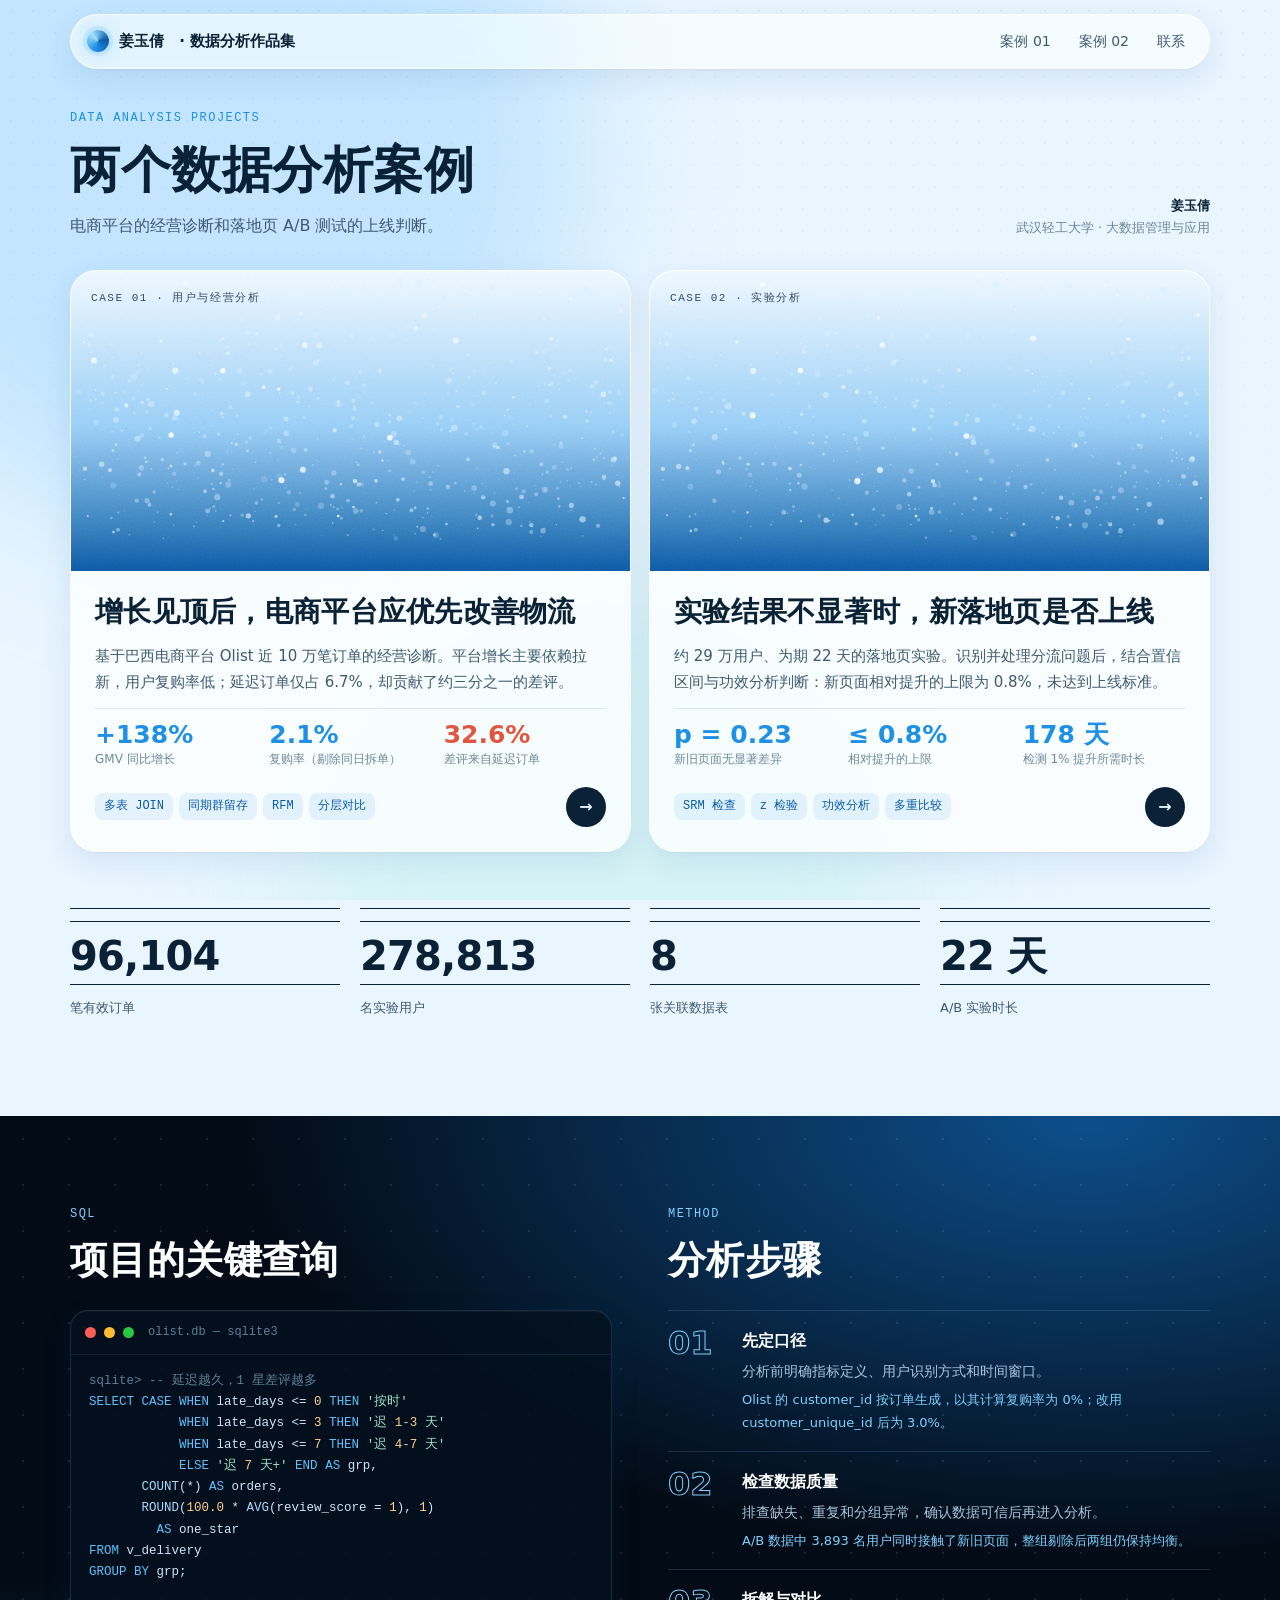
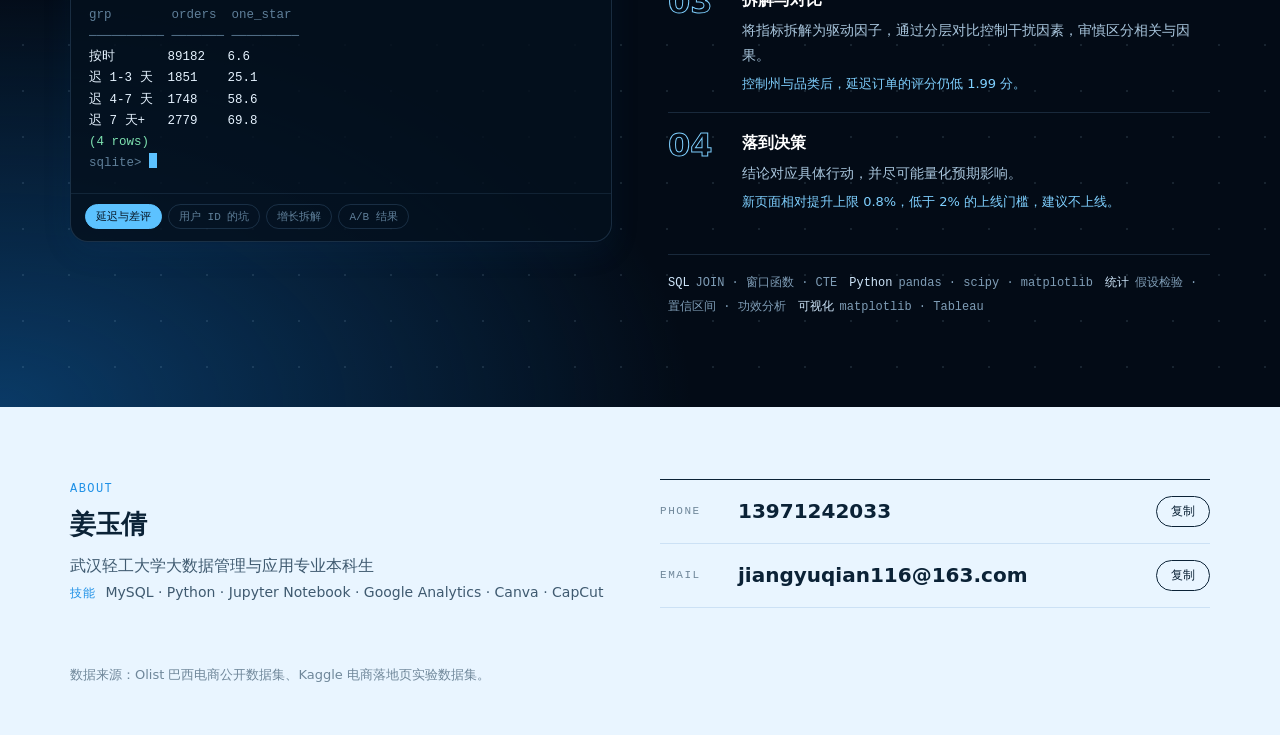
<file: index.html>
<!doctype html>
<html lang="zh-CN">
<head>
<meta charset="utf-8">
<meta name="viewport" content="width=device-width, initial-scale=1, viewport-fit=cover">
<title>姜玉倩的数据作品集</title>
<link rel="stylesheet" href="style.css">
<style>
/* 首页：作品优先。简短引言 → 两张案例封面卡（粒子画面即作品的数据）→ 数字条 → 深色带（SQL 终端 + 方法）→ 关于与联系 */
body { background: var(--bg); }
body::before { content: ""; position: fixed; inset: 0 0 auto; height: env(safe-area-inset-top, 0px); z-index: 41; background: var(--bg); }
.mesh i:nth-child(2), .mesh i:nth-child(4) { display: none; }

/* 引言 */
.intro { padding-block: 108px 30px; display: flex; justify-content: space-between; align-items: flex-end; gap: 24px; flex-wrap: wrap; }
.intro h1 { font-family: var(--serif); font-weight: 900; font-size: clamp(30px, 4.2vw, 50px); line-height: 1.25; letter-spacing: .01em; margin: 10px 0 0; }
.intro p { color: var(--ink-2); margin: 10px 0 0; max-width: 34em; }
.intro .by { font-size: 13px; color: var(--muted); text-align: right; line-height: 1.7; }
.intro .by b { color: var(--ink); font-weight: 700; }
@media (max-width: 640px) { .intro { padding-block: 92px 22px; } .intro .by { text-align: left; } }

/* 案例封面卡 */
.works { display: grid; grid-template-columns: repeat(2, minmax(0, 1fr)); gap: 18px; }
@media (max-width: 860px) { .works { grid-template-columns: minmax(0, 1fr); } }
.work { display: flex; flex-direction: column; border-radius: 26px; overflow: hidden; text-decoration: none; color: var(--ink); background: var(--glass-strong); border: 1px solid var(--glass-border); box-shadow: var(--shadow); transition: transform .35s cubic-bezier(.2, .7, .1, 1), box-shadow .35s; }
.work:hover { transform: translateY(-4px); box-shadow: 0 2px 2px rgba(11, 34, 54, .05), 0 26px 60px rgba(20, 80, 140, .2); }
@media (prefers-reduced-motion: reduce) { .work, .work:hover { transition: none; transform: none; } }
.art { position: relative; height: 300px; overflow: hidden; color: var(--cover-ink); background: linear-gradient(180deg, var(--cover-1) 0%, var(--cover-2) 52%, var(--cover-3) 100%); }
.art::after { content: ""; position: absolute; inset: 0; pointer-events: none; opacity: var(--grain-o); mix-blend-mode: overlay;
  background-image: url("data:image/svg+xml,%3Csvg xmlns='http://www.w3.org/2000/svg' width='160' height='160'%3E%3Cfilter id='n'%3E%3CfeTurbulence type='fractalNoise' baseFrequency='.85' numOctaves='3' stitchTiles='stitch'/%3E%3CfeColorMatrix values='0 0 0 0 .5 0 0 0 0 .5 0 0 0 0 .5 0 0 0 1 0'/%3E%3C/filter%3E%3Crect width='100%25' height='100%25' filter='url(%23n)'/%3E%3C/svg%3E"); }
.art canvas { position: absolute; inset: 0; width: 100%; height: 100%; display: block; }
.art .tag { position: absolute; z-index: 2; left: 20px; top: 18px; font-family: var(--font-mono); font-size: 11px; letter-spacing: .14em; text-transform: uppercase; opacity: .8; }
.art .legend2 { position: absolute; z-index: 2; right: 20px; top: 18px; font-family: var(--font-mono); font-size: 11px; opacity: .75; text-align: right; }
@media (max-width: 560px) { .art { height: 240px; } }
.wbody { padding: 22px 24px 24px; display: flex; flex-direction: column; gap: 12px; flex: 1; }
.wno { font-family: var(--font-mono); font-size: 12px; letter-spacing: .12em; color: var(--sky); }
.wbody h2 { font-family: var(--serif); font-weight: 900; font-size: clamp(22px, 2.3vw, 28px); line-height: 1.38; margin: 0; letter-spacing: .01em; }
.wbody .find { color: var(--ink-2); font-size: 15px; margin: 0; }
.kpis { display: grid; grid-template-columns: repeat(3, minmax(0, 1fr)); gap: 12px; padding-top: 12px; border-top: 1px solid var(--rule); }
.kpi .n { font-family: var(--font-display); font-weight: 800; font-size: 25px; line-height: 1.15; white-space: nowrap; font-variant-numeric: tabular-nums lining-nums; color: var(--sky); }
.kpi .n.bad { color: var(--coral); }
.kpi .l { font-size: 12px; color: var(--muted); line-height: 1.45; margin-top: 2px; }
.wfoot { margin-top: auto; display: flex; justify-content: space-between; align-items: center; gap: 12px; padding-top: 6px; }
.chips { display: flex; flex-wrap: wrap; gap: 6px; }
.arrow { flex: none; width: 40px; height: 40px; border-radius: 50%; display: grid; place-items: center; background: var(--ink); color: var(--bg); font-weight: 700; transition: transform .25s; }
.work:hover .arrow { transform: translateX(4px); }

/* 数字条 */
.strip { display: grid; grid-template-columns: repeat(4, minmax(0, 1fr)); gap: 20px; margin-top: 56px; }
.strip div { border-top: 1px solid var(--ink); padding-top: 12px; }
.strip .v { font-family: var(--font-display); font-weight: 800; font-size: clamp(28px, 3.4vw, 40px); line-height: 1.1; letter-spacing: -.02em; font-variant-numeric: tabular-nums lining-nums; }
.strip .l { font-size: 13px; color: var(--ink-2); margin-top: 6px; }
@media (max-width: 760px) { .strip { grid-template-columns: repeat(2, minmax(0, 1fr)); } }

/* 深色带 */
.night { margin-top: 96px; color: #e6f2fc; background: radial-gradient(120% 90% at 85% 0%, #0d4f8c 0%, transparent 55%), radial-gradient(90% 80% at 0% 100%, #0a3a66 0%, transparent 60%), #030b16; position: relative; overflow: hidden; }
.night::after { content: ""; position: absolute; inset: 0; background-image: radial-gradient(rgba(190, 230, 255, .55) .7px, transparent .8px); background-size: 46px 46px; opacity: .22; pointer-events: none; }
.night-in { position: relative; z-index: 1; display: grid; grid-template-columns: minmax(0, 1fr) minmax(0, 1fr); gap: 56px; padding-block: 88px; align-items: start; }
.night h2 { font-family: var(--serif); font-weight: 900; font-size: clamp(26px, 3.2vw, 38px); margin: 10px 0 24px; color: #ffffff; letter-spacing: .01em; line-height: 1.35; }
.night .eyebrow { color: #7fd0ff; }
.night .term { min-height: 430px; display: flex; flex-direction: column; background: rgba(4, 16, 30, .82); }
.term-body { padding: 16px 18px 18px; flex: 1; min-width: 0; }
.term-body pre { white-space: pre; }
.term-tabs { display: flex; gap: 6px; padding: 10px 14px 12px; border-top: 1px solid rgba(140, 200, 255, .1); flex-wrap: wrap; }
.term-tabs button { font: 500 11px var(--font-mono); color: var(--term-dim); background: transparent; border: 1px solid rgba(140, 200, 255, .16); border-radius: 999px; padding: 4px 10px; cursor: pointer; }
.term-tabs button[aria-pressed="true"] { color: var(--term-bg); background: var(--term-kw); border-color: var(--term-kw); }
.caret { display: inline-block; width: 8px; height: 15px; background: var(--term-kw); vertical-align: -2px; animation: blink 1s steps(2) infinite; }
@keyframes blink { 50% { opacity: 0; } }
@media (prefers-reduced-motion: reduce) { .caret { animation: none; } }
.res { color: #e6f3ff; } .res .hd { color: var(--term-dim); } .ok { color: #7ee2b0; }
.steps2 { list-style: none; padding: 0; margin: 0; counter-reset: s; }
.steps2 li { counter-increment: s; display: grid; grid-template-columns: 60px minmax(0, 1fr); gap: 14px; padding: 16px 0; border-top: 1px solid rgba(140, 200, 255, .16); margin: 0; }
.steps2 li::before { content: "0" counter(s); font-family: var(--font-display); font-weight: 800; font-size: 32px; line-height: 1; color: transparent; -webkit-text-stroke: 1px #7fd0ff; }
.steps2 b { display: block; font-size: 16px; color: #ffffff; margin-bottom: 4px; }
.steps2 span { color: #a9c6dd; font-size: 14px; display: block; }
.steps2 em { font-style: normal; color: #7fd0ff; font-size: 13px; display: block; margin-top: 6px; }
.toolline { margin-top: 24px; padding-top: 16px; border-top: 1px solid rgba(140, 200, 255, .16); font-family: var(--font-mono); font-size: 12px; line-height: 2; color: #7f9db6; }
.toolline b { color: #cfe6fa; font-weight: 500; margin-right: 6px; }
@media (max-width: 900px) { .night-in { grid-template-columns: minmax(0, 1fr); gap: 40px; padding-block: 64px; } }
@media (max-width: 560px) { .term-body pre { font-size: 11px; } .night .term { min-height: 380px; } }

/* 关于与联系 */
.about { display: grid; grid-template-columns: minmax(0, 1fr) minmax(0, 1fr); gap: 40px; padding-block: 72px 24px; align-items: start; }
.about h2 { font-family: var(--serif); font-weight: 900; font-size: 26px; margin: 8px 0 10px; }
.about p { color: var(--ink-2); margin: 0; }
.lines { display: grid; border-top: 1px solid var(--ink); }
.line { display: grid; grid-template-columns: 64px minmax(0, 1fr) auto; gap: 14px; align-items: center; padding: 14px 0; border-bottom: 1px solid var(--rule); }
.line .ck { font-family: var(--font-mono); font-size: 11px; letter-spacing: .14em; color: var(--muted); text-transform: uppercase; }
.line .cv { font-family: var(--font-display); font-weight: 600; font-size: 20px; user-select: all; overflow-wrap: anywhere; }
.copy { font: 500 12px var(--font-mono); color: var(--ink); background: transparent; border: 1px solid var(--ink); border-radius: 999px; padding: 6px 14px; cursor: pointer; transition: background .2s, color .2s; }
.copy:hover { background: var(--ink); color: var(--bg); }
@media (max-width: 760px) { .about { grid-template-columns: minmax(0, 1fr); gap: 24px; } }
.skills { margin-top: 14px; font-size: 14px; color: var(--ink-2); }
.skills b { font-family: var(--font-mono); font-size: 12px; font-weight: 500; letter-spacing: .06em; color: var(--sky); margin-right: 10px; }
.endnote { font-size: 13px; color: var(--muted); padding-block: 32px 48px; }
</style>
</head>
<body>


<div class="mesh" aria-hidden="true"><i></i><i></i><i></i><i></i></div>

<header class="nav gutter" style="position:fixed;left:0;right:0">
  <div class="wrap">
    <div class="nav-in glass">
      <a class="brand" href="index.html"><span class="brand-mark" aria-hidden="true"></span>姜玉倩<span class="full">&nbsp;· 数据分析作品集</span></a>
      <nav class="nav-links" aria-label="主导航"><a href="olist.html">案例 01</a><a href="ab.html">案例 02</a><a href="#about">联系</a></nav>
    </div>
  </div>
</header>

<main class="gutter">
  <div class="wrap">
    <section class="intro">
      <div>
        <div class="eyebrow">Data Analysis Projects</div>
        <h1>两个数据分析案例</h1>
        <p>电商平台的经营诊断和落地页 A/B 测试的上线判断。</p>
      </div>
      <div class="by"><b>姜玉倩</b><br>武汉轻工大学 · 大数据管理与应用</div>
    </section>

    <section class="works" aria-label="案例">
      <a class="work" href="olist.html">
        <div class="art">
          <canvas class="cover-canvas" data-shape="orders" data-top=".3" data-density=".7" role="img" aria-label="粒子画面：近 10 万笔订单组成的月度订单曲线，2017 年 11 月黑五达到峰值 7,421 单"></canvas>
          <span class="tag">Case 01 · 用户与经营分析</span>
        </div>
        <div class="wbody">
          <h2>增长见顶后，电商平台应优先改善物流</h2>
          <p class="find">基于巴西电商平台 Olist 近 10 万笔订单的经营诊断。平台增长主要依赖拉新，用户复购率低；延迟订单仅占 6.7%，却贡献了约三分之一的差评。</p>
          <div class="kpis">
            <div class="kpi"><div class="n">+138%</div><div class="l">GMV 同比增长</div></div>
            <div class="kpi"><div class="n">2.1%</div><div class="l">复购率（剔除同日拆单）</div></div>
            <div class="kpi"><div class="n bad">32.6%</div><div class="l">差评来自延迟订单</div></div>
          </div>
          <div class="wfoot"><div class="chips"><span class="chip">多表 JOIN</span><span class="chip">同期群留存</span><span class="chip">RFM</span><span class="chip">分层对比</span></div><span class="arrow" aria-hidden="true">→</span></div>
        </div>
      </a>

      <a class="work" href="ab.html">
        <div class="art">
          <canvas class="cover-canvas" data-shape="twin" data-top=".34" data-density=".9" role="img" aria-label="粒子画面：新旧落地页两组用户的转化率几乎一样高，旧页面 12.02%，新页面 11.87%，p = 0.23"></canvas>
          <span class="tag">Case 02 · 实验分析</span>
        </div>
        <div class="wbody">
          <h2>实验结果不显著时，新落地页是否上线</h2>
          <p class="find">约 29 万用户、为期 22 天的落地页实验。识别并处理分流问题后，结合置信区间与功效分析判断：新页面相对提升的上限为 0.8%，未达到上线标准。</p>
          <div class="kpis">
            <div class="kpi"><div class="n">p = 0.23</div><div class="l">新旧页面无显著差异</div></div>
            <div class="kpi"><div class="n">≤ 0.8%</div><div class="l">相对提升的上限</div></div>
            <div class="kpi"><div class="n">178 天</div><div class="l">检测 1% 提升所需时长</div></div>
          </div>
          <div class="wfoot"><div class="chips"><span class="chip">SRM 检查</span><span class="chip">z 检验</span><span class="chip">功效分析</span><span class="chip">多重比较</span></div><span class="arrow" aria-hidden="true">→</span></div>
        </div>
      </a>
    </section>

    <section class="strip" aria-label="数据规模">
      <div><div class="v" data-count="97905">97,905</div><div class="l">笔有效订单</div></div>
      <div><div class="v" data-count="286691">286,691</div><div class="l">名实验用户</div></div>
      <div><div class="v">8</div><div class="l">张关联数据表</div></div>
      <div><div class="v">22 天</div><div class="l">A/B 实验时长</div></div>
    </section>
  </div>

  <section class="night" id="method" style="margin-left:calc(-1 * max(18px, env(safe-area-inset-left, 0px)));margin-right:calc(-1 * max(18px, env(safe-area-inset-right, 0px)))">
    <div class="gutter">
      <div class="wrap night-in">
        <div>
          <div class="eyebrow">SQL</div>
          <h2>项目的关键查询</h2>
          <div class="term" aria-label="SQL 终端：循环展示项目里的真实查询和结果">
            <div class="term-bar"><i></i><i></i><i></i><span id="term-file">olist.db — sqlite3</span></div>
            <div class="term-body"><pre id="term-out"></pre></div>
            <div class="term-tabs" id="term-tabs" aria-label="选择查询"></div>
          </div>
        </div>
        <div>
          <div class="eyebrow">Method</div>
          <h2>分析步骤</h2>
          <ol class="steps2">
            <li><div><b>先定口径</b><span>分析前明确指标定义、用户识别方式和时间窗口。</span><em>Olist 的 customer_id 按订单生成，以其计算复购率为 0%；改用 customer_unique_id 后为 3.0%。</em></div></li>
            <li><div><b>检查数据质量</b><span>排查缺失、重复和分组异常，确认数据可信后再进入分析。</span><em>A/B 数据中 3,893 名用户同时接触了新旧页面，整组剔除后两组仍保持均衡。</em></div></li>
            <li><div><b>拆解与对比</b><span>将指标拆解为驱动因子，通过分层对比控制干扰因素，审慎区分相关与因果。</span><em>控制州与品类后，延迟订单的评分仍低 1.99 分。</em></div></li>
            <li><div><b>落到决策</b><span>结论对应具体行动，并尽可能量化预期影响。</span><em>新页面相对提升上限 0.8%，低于 2% 的上线门槛，建议不上线。</em></div></li>
          </ol>
          <div class="toolline"><b>SQL</b>JOIN · 窗口函数 · CTE　<b>Python</b>pandas · scipy · matplotlib　<b>统计</b>假设检验 · 置信区间 · 功效分析　<b>可视化</b>matplotlib · Tableau</div>
        </div>
      </div>
    </div>
  </section>

  <div class="wrap">
    <section class="about" id="about">
      <div>
        <div class="eyebrow">About</div>
        <h2>姜玉倩</h2>
        <p>武汉轻工大学大数据管理与应用专业本科生</p>
        <p class="skills"><b>技能</b>MySQL · Python · Jupyter Notebook · Google Analytics · Canva · CapCut</p>
      </div>
      <div class="lines">
        <div class="line"><div class="ck">Phone</div><div class="cv" id="c-phone">13971242033</div><button type="button" class="copy" data-target="c-phone">复制</button></div>
        <div class="line"><div class="ck">Email</div><div class="cv" id="c-mail">jiangyuqian116@163.com</div><button type="button" class="copy" data-target="c-mail">复制</button></div>
      </div>
    </section>
    <footer class="endnote">数据来源：Olist 巴西电商公开数据集、Kaggle 电商落地页实验数据集。</footer>
  </div>
</main>

<script src="data.js"></script>
<script src="charts.js"></script>
<script src="cover.js"></script>
<script>
const reduce = matchMedia('(prefers-reduced-motion: reduce)').matches;
/* ---------- 终端：循环播放项目中的真实查询与结果 ---------- */
(() => {
  const Q = [
    { tab: '延迟与差评', file: 'olist.db — sqlite3', sql:
`-- 延迟越久，1 星差评越多
SELECT CASE WHEN late_days <= 0 THEN '按时'
            WHEN late_days <= 3 THEN '迟 1-3 天'
            WHEN late_days <= 7 THEN '迟 4-7 天'
            ELSE '迟 7 天+' END AS grp,
       COUNT(*) AS orders,
       ROUND(100.0 * AVG(review_score = 1), 1)
         AS one_star
FROM v_delivery
GROUP BY grp;`,
      head: ['grp', 'orders', 'one_star'], rows: [['按时', '89182', '6.6'], ['迟 1-3 天', '1851', '25.1'], ['迟 4-7 天', '1748', '58.6'], ['迟 7 天+', '2779', '69.8']] },
    { tab: '用户 ID 的坑', file: 'olist.db — sqlite3', sql:
`-- customer_id 每单都会新生成一个
SELECT COUNT(DISTINCT customer_id)        AS ids,
       COUNT(DISTINCT customer_unique_id) AS people
FROM customers;`,
      head: ['ids', 'people'], rows: [['99441', '96096']], note: '-- 用 customer_id 算复购率 = 0%，必须用 unique_id' },
    { tab: '增长拆解', file: 'olist.db — sqlite3', sql:
`-- 2018 vs 2017（1-8 月）：增长来自哪里
SELECT substr(month, 1, 4)              AS yr,
       COUNT(DISTINCT user_id)          AS buyers,
       ROUND(SUM(gmv) / COUNT(*), 2)    AS aov
FROM v_orders
WHERE substr(month, 6, 2) <= '08'
GROUP BY yr;`,
      head: ['yr', 'buyers', 'aov'], rows: [['2017', '21936', '136.55'], ['2018', '52336', '137.14']], note: '-- 买家 +138.6%，客单价 +0.4%' },
    { tab: 'A/B 结果', file: 'ab.db — sqlite3', sql:
`-- 清洗后两组的转化率
SELECT "group",
       COUNT(*)                          AS users,
       ROUND(100.0 * AVG(converted), 2)  AS cvr
FROM ab_clean
GROUP BY "group";`,
      head: ['group', 'users', 'cvr'], rows: [['control', '143293', '12.02'], ['treatment', '143398', '11.87']], note: '-- z 检验 p = 0.23，95% 区间 [−0.38, +0.09] pp' },
  ];
  const KW = /\b(SELECT|FROM|WHERE|GROUP BY|AS|CASE|WHEN|THEN|ELSE|END|AND|DISTINCT)\b/g;
  const FN = /\b(COUNT|ROUND|AVG|SUM|substr)\b/g;
  const esc = s => s.replace(/&/g, '&amp;').replace(/</g, '&lt;');
  function hl(src) {
    return src.split('\n').map(line => {
      const ci = line.indexOf('--');
      let code = ci >= 0 ? line.slice(0, ci) : line, com = ci >= 0 ? line.slice(ci) : '';
      code = esc(code).replace(/('[^']*'?)/g, '\u0001$1\u0002').replace(/\b(\d+(\.\d+)?)\b/g, '\u0003$1\u0004')
        .replace(KW, '<span class="k">$1</span>').replace(FN, '<span class="f">$1</span>')
        .replace(/\u0001/g, '<span class="s">').replace(/\u0002/g, '</span>').replace(/\u0003/g, '<span class="n">').replace(/\u0004/g, '</span>');
      return code + (com ? '<span class="c">' + esc(com) + '</span>' : '');
    }).join('\n');
  }
  const wlen = s => [...s].reduce((a, ch) => a + (/[　-鿿＀-￯]/.test(ch) ? 2 : 1), 0);
  const pad = (s, n) => s + ' '.repeat(Math.max(0, n - wlen(s)));
  function table(q) {
    const w = q.head.map((h, i) => Math.max(wlen(h), ...q.rows.map(r => wlen(r[i]))) + 2);
    let out = '<span class="hd">' + q.head.map((h, i) => pad(h, w[i])).join('') + '</span>\n';
    out += '<span class="hd">' + w.map(n => '─'.repeat(n - 1) + ' ').join('') + '</span>\n';
    out += q.rows.map(r => r.map((c, i) => pad(c, w[i])).join('')).join('\n');
    return '<span class="res">' + out + '</span>\n<span class="ok">(' + q.rows.length + ' row' + (q.rows.length > 1 ? 's' : '') + ')</span>' + (q.note ? '\n<span class="c">' + esc(q.note) + '</span>' : '');
  }
  const out = document.getElementById('term-out'), tabs = document.getElementById('term-tabs'), file = document.getElementById('term-file');
  const P = '<span class="c">sqlite&gt; </span>';
  let idx = 0, timer = null, run = 0;
  Q.forEach((q, i) => {
    const b = document.createElement('button'); b.type = 'button'; b.textContent = q.tab; b.setAttribute('aria-pressed', i === 0);
    b.addEventListener('click', () => play(i, true)); tabs.appendChild(b);
  });
  function full(i) { out.innerHTML = P + hl(Q[i].sql) + '\n\n' + table(Q[i]) + '\n' + P + '<span class="caret"></span>'; }
  function play(i, user) {
    clearTimeout(timer); const my = ++run; idx = i; file.textContent = Q[i].file;
    [...tabs.children].forEach((b, j) => b.setAttribute('aria-pressed', j === i));
    if (reduce) { full(i); return; }
    const src = Q[i].sql; let n = 0;
    (function type() {
      if (my !== run) return;
      n = Math.min(src.length, n + 2);
      out.innerHTML = P + hl(src.slice(0, n)) + '<span class="caret"></span>';
      if (n < src.length) timer = setTimeout(type, 16);
      else timer = setTimeout(() => {
        if (my !== run) return;
        full(i);
        timer = setTimeout(() => play((i + 1) % Q.length), user ? 9000 : 5200);
      }, 380);
    })();
  }
  full(0);
  if (!reduce) timer = setTimeout(() => play(1), 5200);
})();



/* ---------- 数字滚动 ---------- */
(() => {
  if (reduce || !('IntersectionObserver' in window)) return;
  const io = new IntersectionObserver(es => es.forEach(e => {
    if (!e.isIntersecting) return; io.unobserve(e.target);
    const el = e.target, to = +el.dataset.count, t0 = performance.now(), dur = 1300;
    (function step(t) { const p = Math.min(1, (t - t0) / dur); el.textContent = Math.round(to * (1 - Math.pow(1 - p, 3))).toLocaleString('en-US'); if (p < 1) requestAnimationFrame(step); })(t0);
  }), { threshold: .5 });
  document.querySelectorAll('[data-count]').forEach(el => io.observe(el));
})();

/* ---------- 复制联系方式 ---------- */
document.querySelectorAll('.copy').forEach(btn => btn.addEventListener('click', () => {
  const el = document.getElementById(btn.dataset.target);
  const done = t => { btn.textContent = t; setTimeout(() => (btn.textContent = '复制'), 1600); };
  const select = () => { const r = document.createRange(); r.selectNodeContents(el); const s = getSelection(); s.removeAllRanges(); s.addRange(r); done('已选中'); };
  try { navigator.clipboard.writeText(el.textContent.trim()).then(() => done('已复制'), select); } catch (e) { select(); }
}));
</script>
</body>
</html>
</file>
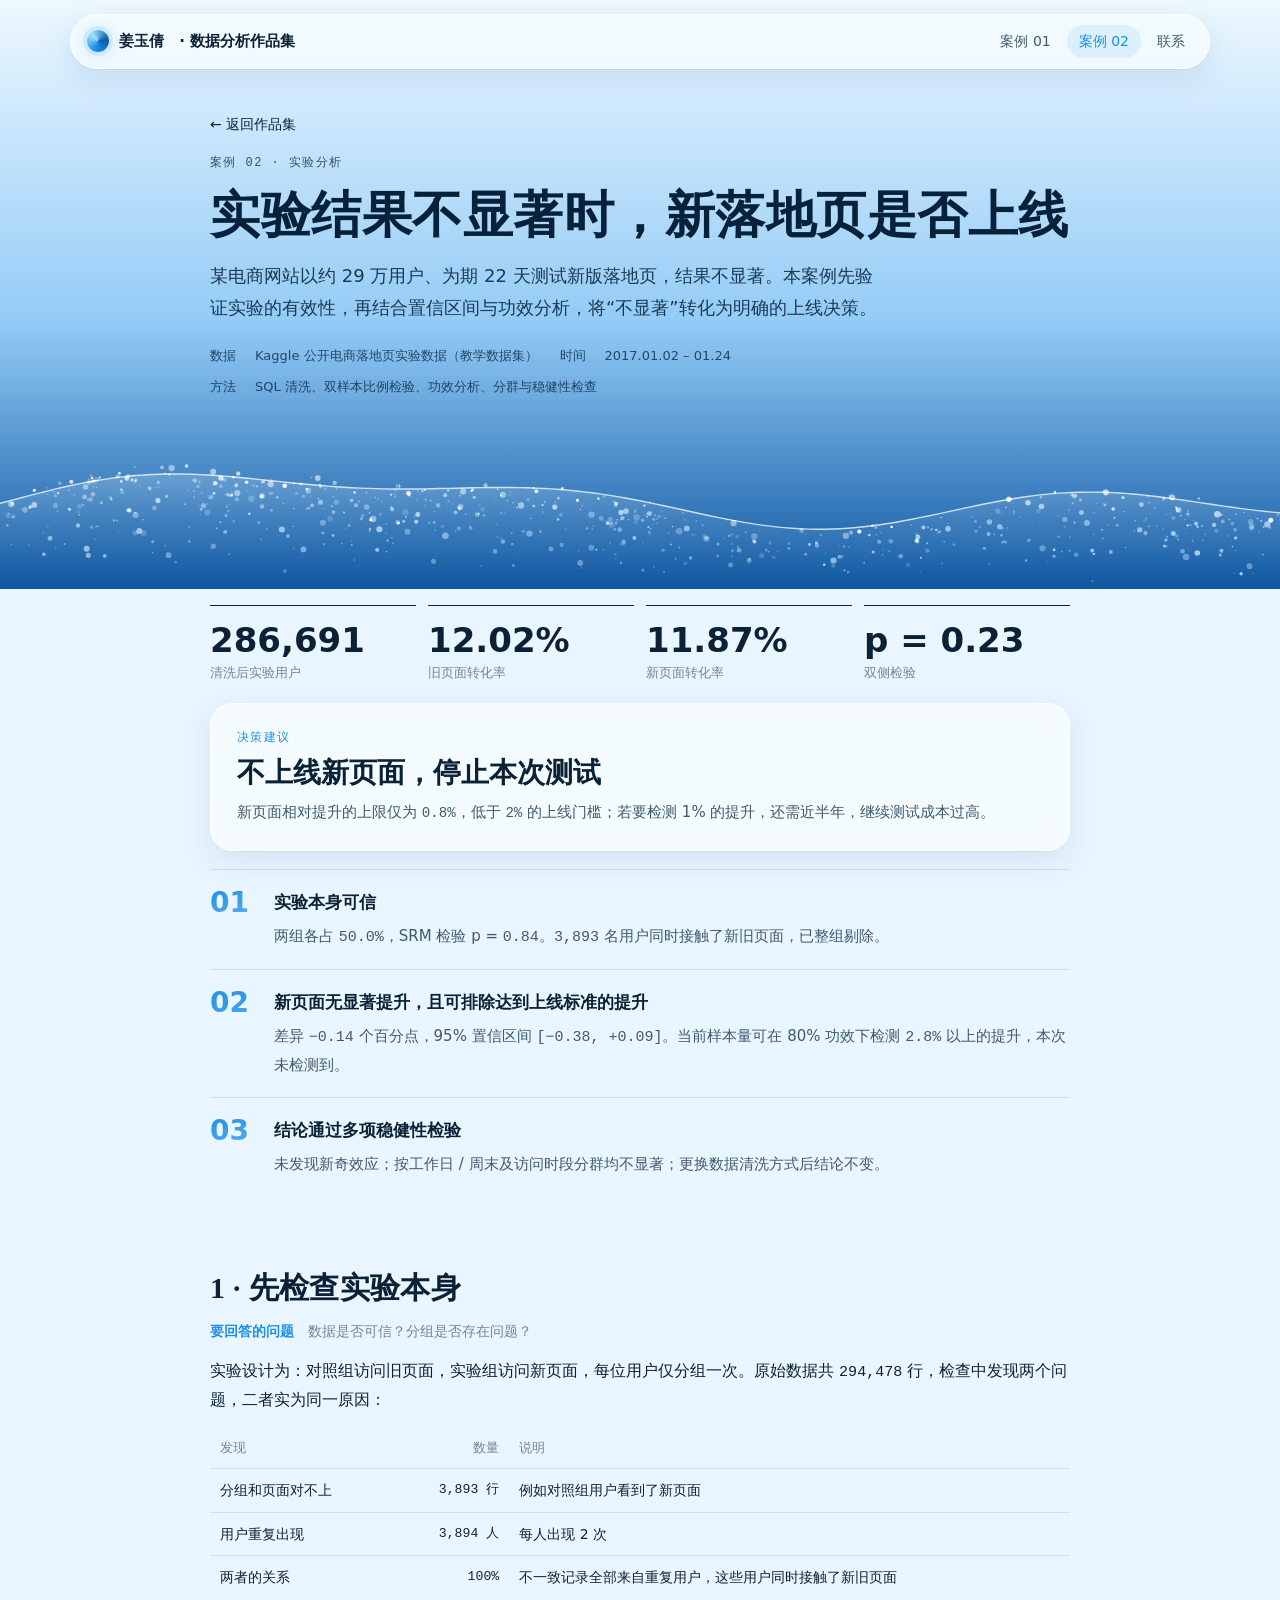
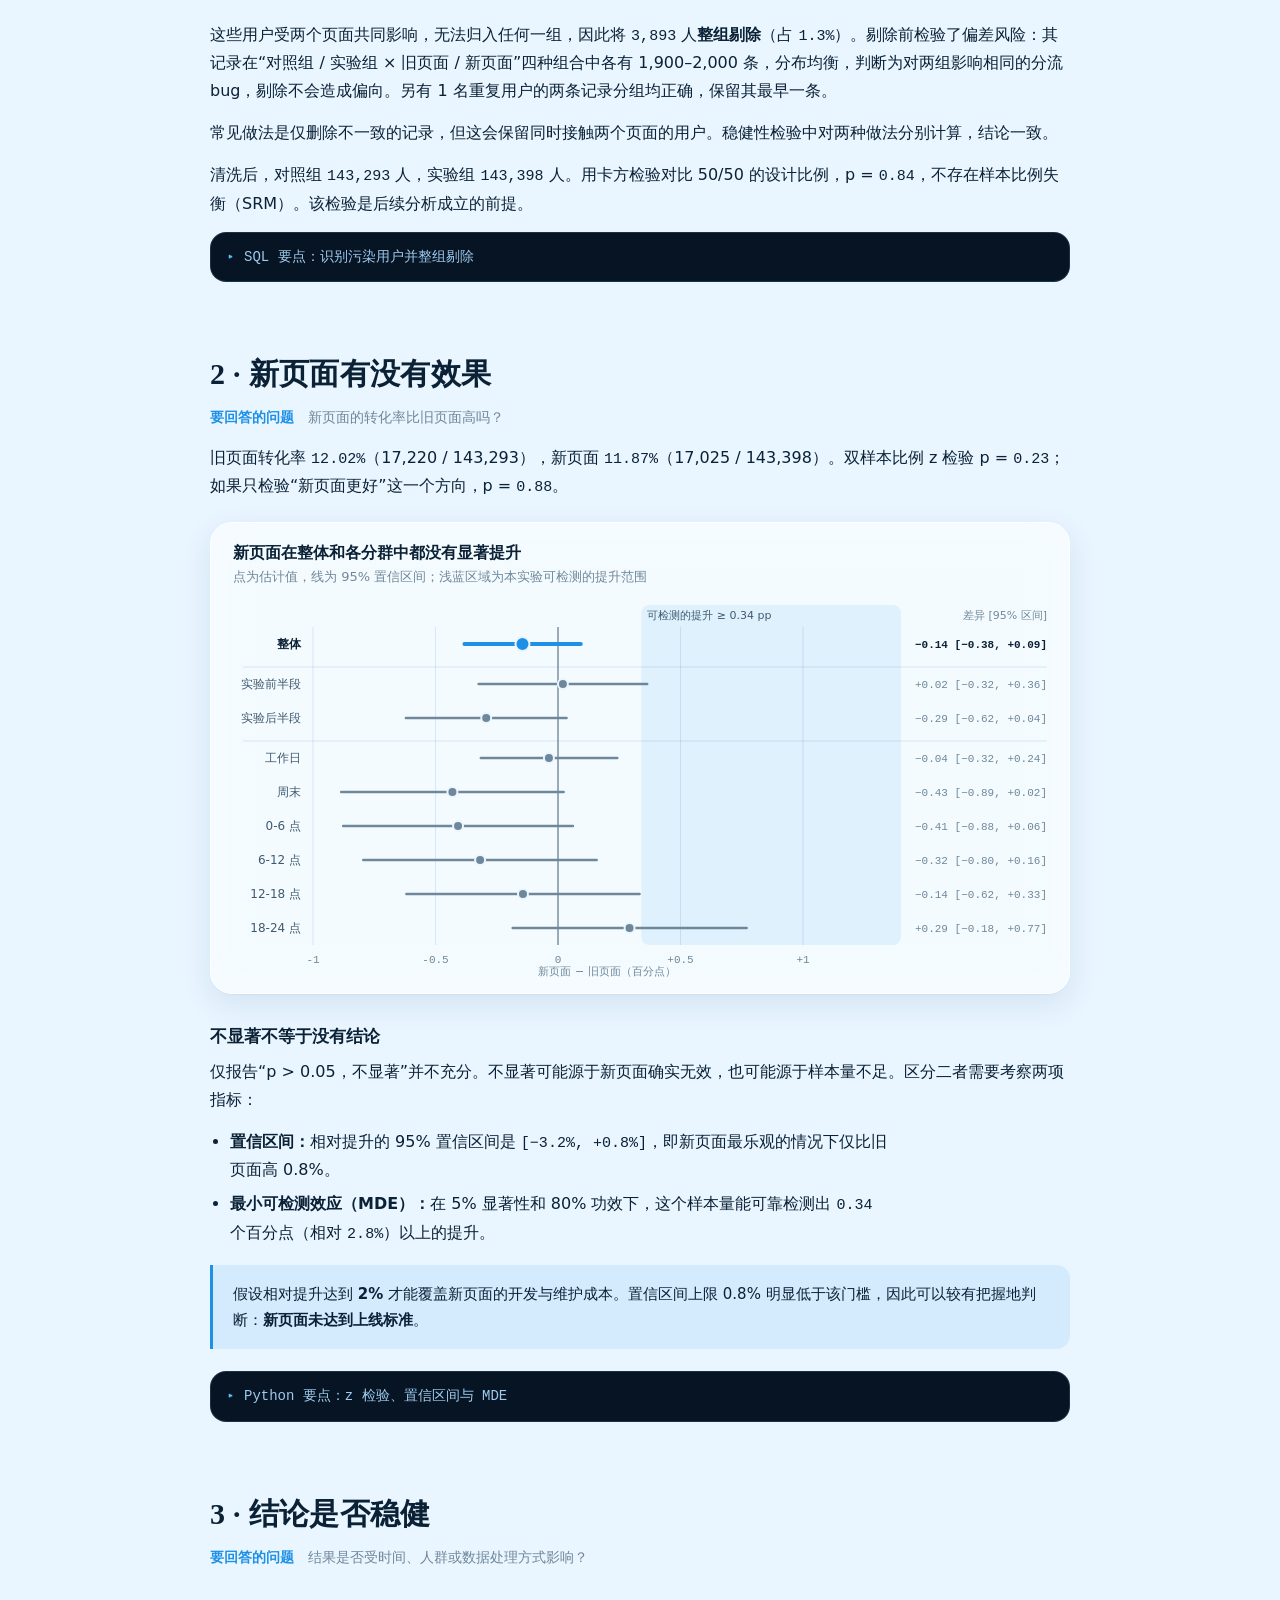
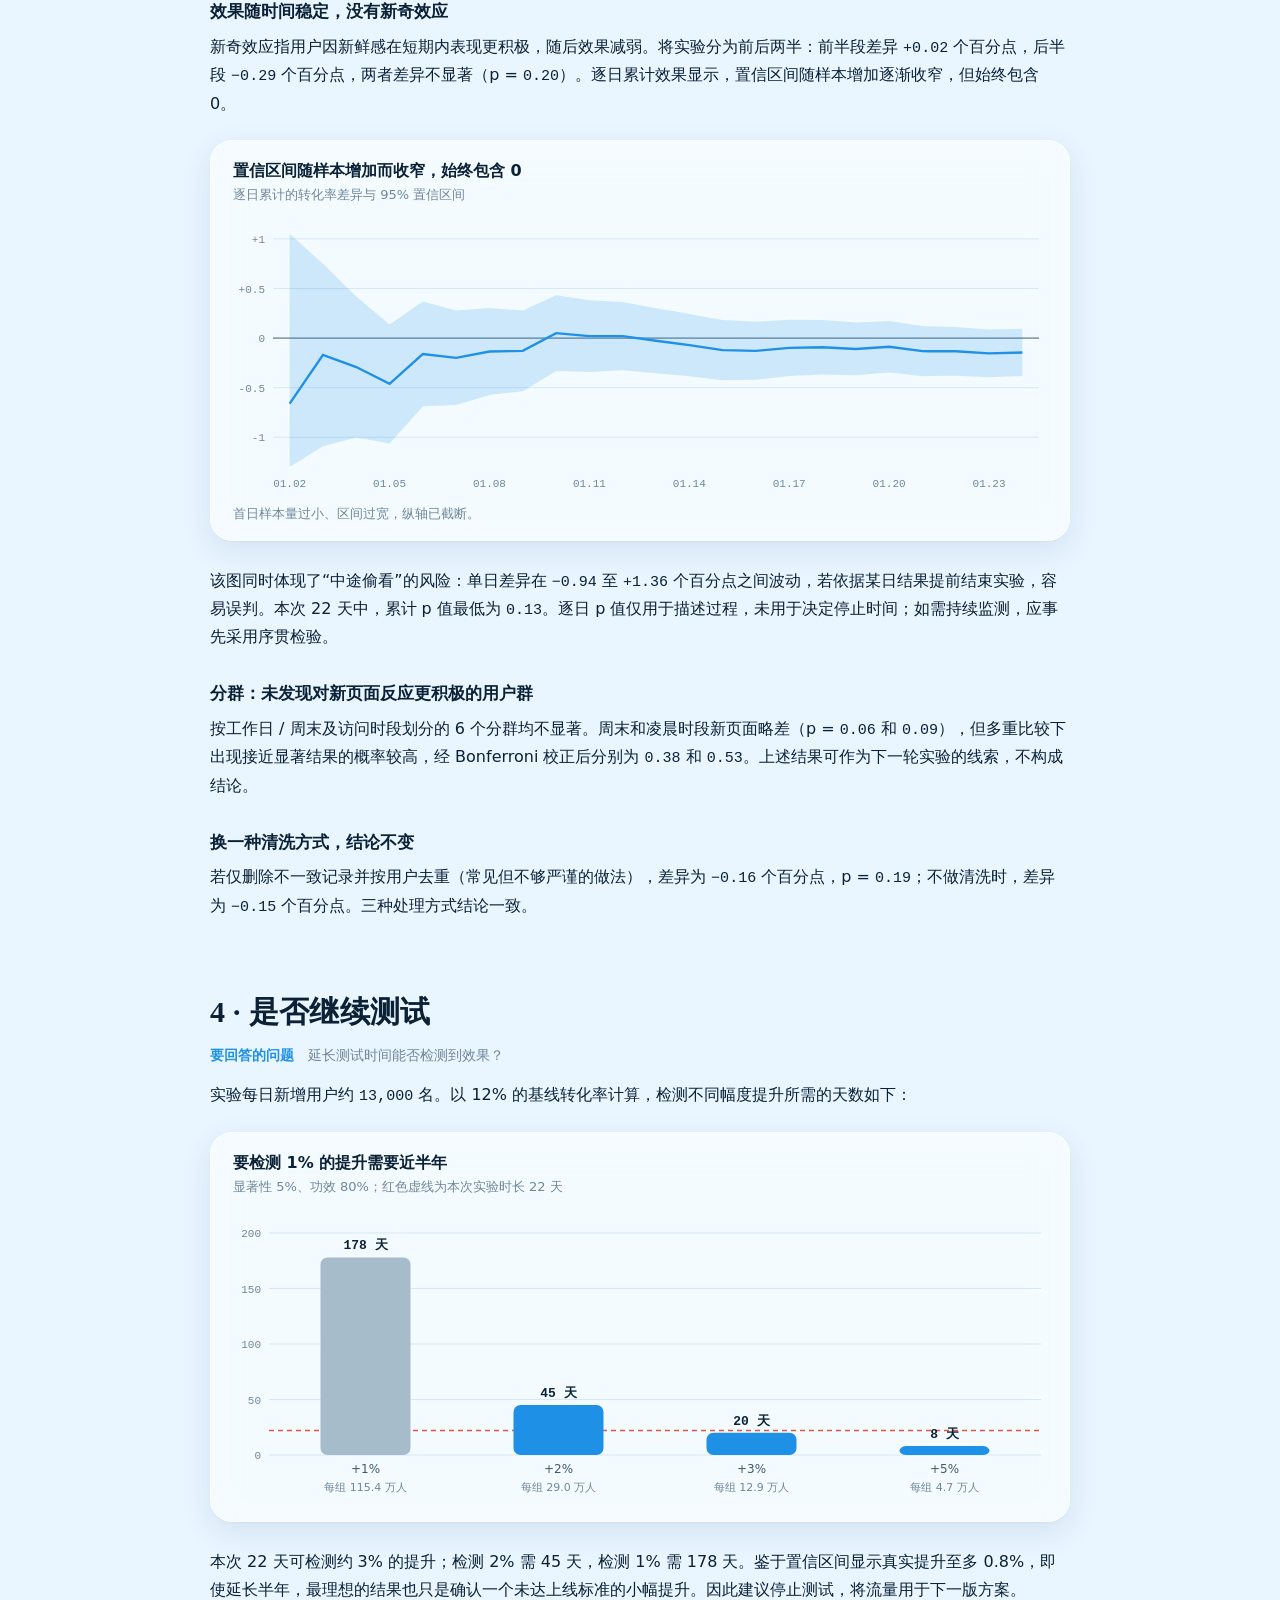
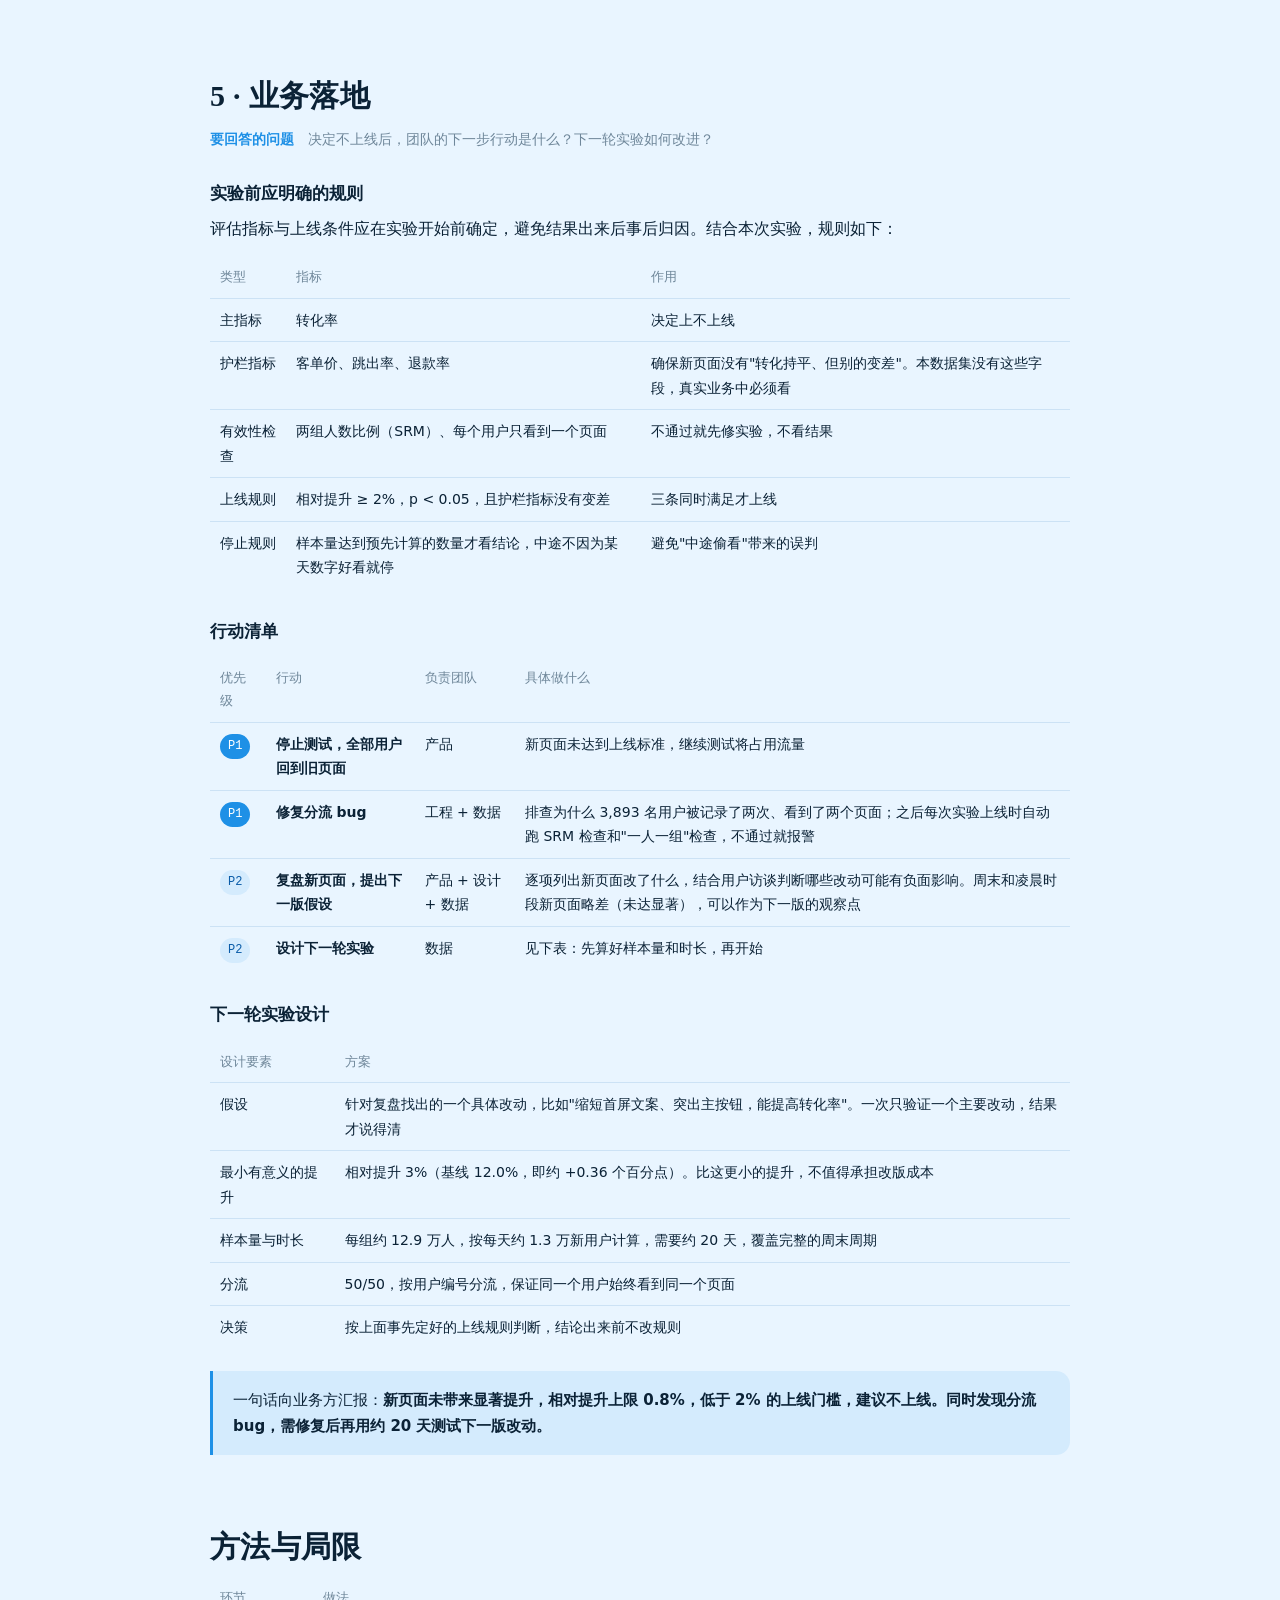
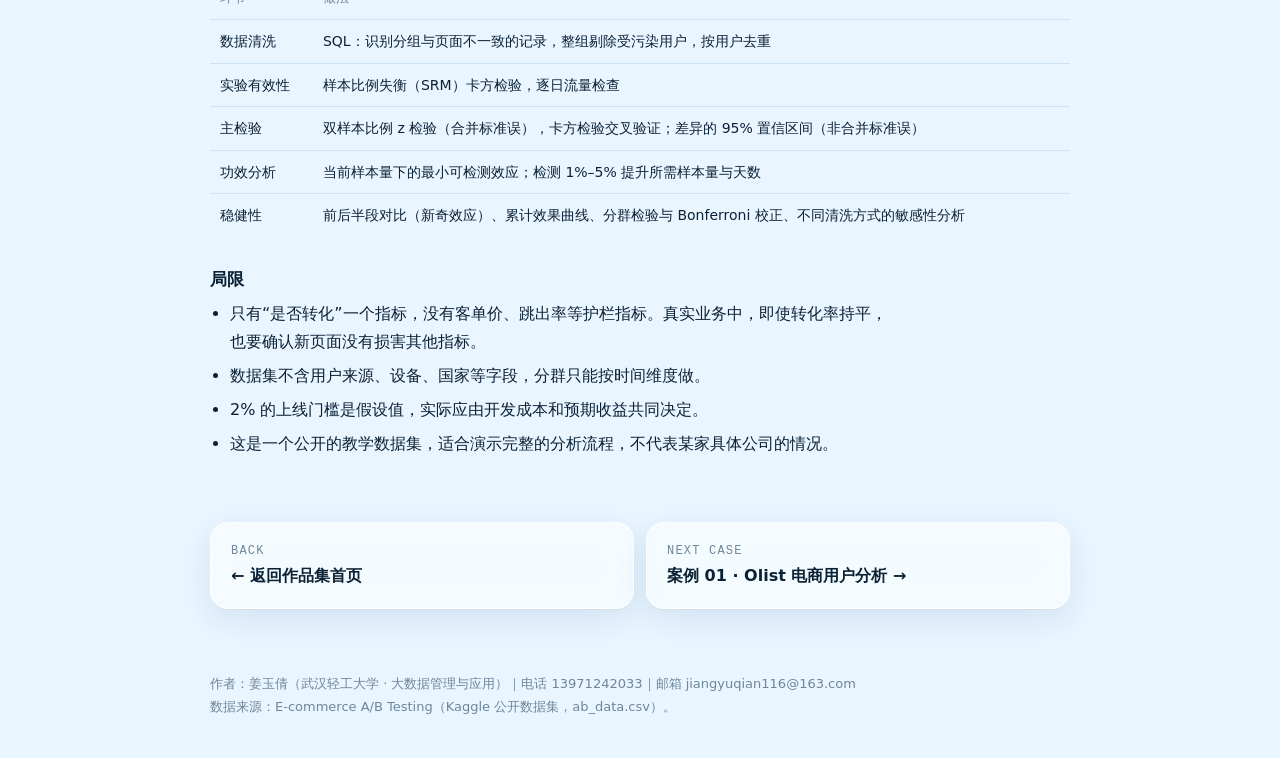
<file: ab.html>
<!doctype html>
<html lang="zh-CN">
<head>
<meta charset="utf-8">
<meta name="viewport" content="width=device-width, initial-scale=1, viewport-fit=cover">
<title>落地页 A/B 测试</title>
<link rel="stylesheet" href="style.css">
<style>:root{padding-top:env(safe-area-inset-top,0px);padding-bottom:env(safe-area-inset-bottom,0px)}
body::before{content:"";position:fixed;inset:0 0 auto;height:env(safe-area-inset-top,0px);z-index:30;background:var(--bg)}
.case-hero h1{font-family:var(--serif);font-weight:900;letter-spacing:.01em;line-height:1.25}
h2{font-family:var(--serif);font-weight:900;letter-spacing:.01em}
.mesh{display:none}
.case-top{position:relative;overflow:hidden;color:var(--cover-ink);background:linear-gradient(180deg,var(--cover-1) 0%,var(--cover-2) 55%,var(--cover-3) 100%)}
.case-top .cover-canvas{position:absolute;inset:0;width:100%;height:100%;display:block}
.case-top .case-hero{position:relative;z-index:1;background:none;border:0;box-shadow:none;-webkit-backdrop-filter:none;backdrop-filter:none;padding:110px 0 190px;margin:0}
.case-top .case-hero .lede,.case-top .meta,.case-top .meta b,.case-top .back{color:inherit}
.case-top .lede{opacity:.86}.case-top .meta{opacity:.75}.case-top .eyebrow{color:inherit;opacity:.75}
.case-top .case-hero > *{pointer-events:auto}
@media (max-width:640px){.case-top .case-hero{padding:96px 0 150px}}
.finding{background:none;border-top:1px solid var(--rule);border-radius:0;padding:18px 0}
.findings{gap:0}
.rec{background:none;border-top:1px solid var(--rule);border-radius:0;padding:18px 0}
.stat{background:none;border-top:1px solid var(--ink);border-radius:0;padding:14px 0 0}
.stat .n{font-size:34px}
.table-wrap{background:none;padding:0}
.callout{background:var(--sky-wash);border-radius:0 14px 14px 0}</style>
</head>
<body>
<header class="nav gutter" style="position:fixed;left:0;right:0">
  <div class="wrap">
    <div class="nav-in glass">
      <a class="brand" href="index.html"><span class="brand-mark" aria-hidden="true"></span>姜玉倩<span class="full">&nbsp;· 数据分析作品集</span></a>
      <nav class="nav-links" aria-label="主导航"><a href="olist.html">案例 01</a><a href="ab.html" aria-current="page">案例 02</a><a href="index.html#about">联系</a></nav>
    </div>
  </div>
</header>
<div class="case-top">
  <canvas class="cover-canvas" data-shape="band" data-density=".5" data-top=".74" data-peak="0" aria-hidden="true"></canvas>
  <div class="gutter"><div class="narrow"><section class="case-hero">
      <a class="back" href="index.html">← 返回作品集</a>
<div class="eyebrow">案例 02 · 实验分析</div>
  <h1>实验结果不显著时，新落地页是否上线</h1>
  <p class="lede">某电商网站以约 29 万用户、为期 22 天测试新版落地页，结果不显著。本案例先验证实验的有效性，再结合置信区间与功效分析，将“不显著”转化为明确的上线决策。</p>
  <div class="meta">
    <span><b>数据</b>　Kaggle 公开电商落地页实验数据（教学数据集）</span>
    <span><b>时间</b>　2017.01.02 – 01.24</span>
    <span><b>方法</b>　SQL 清洗、双样本比例检验、功效分析、分群与稳健性检查</span>
  </div>
    </section></div></div>
</div>
<main class="gutter">
  <div class="narrow">

<section class="stats" aria-label="实验概况">
  <div class="stat"><div class="n">286,691</div><div class="l">清洗后实验用户</div></div>
  <div class="stat"><div class="n">12.02%</div><div class="l">旧页面转化率</div></div>
  <div class="stat"><div class="n">11.87%</div><div class="l">新页面转化率</div></div>
  <div class="stat"><div class="n">p = 0.23</div><div class="l">双侧检验</div></div>
</section>

<section>
  <div class="decision glass glow">
    <div class="k2">决策建议</div>
    <div class="v">不上线新页面，停止本次测试</div>
    <p>新页面相对提升的上限仅为 <span class="num">0.8%</span>，低于 <span class="num">2%</span> 的上线门槛；若要检测 1% 的提升，还需近半年，继续测试成本过高。</p>
  </div>
  <div class="findings">
    <div class="finding"><div><strong>实验本身可信</strong><span>两组各占 <span class="num">50.0%</span>，SRM 检验 p = <span class="num">0.84</span>。<span class="num">3,893</span> 名用户同时接触了新旧页面，已整组剔除。</span></div></div>
    <div class="finding"><div><strong>新页面无显著提升，且可排除达到上线标准的提升</strong><span>差异 <span class="num">−0.14</span> 个百分点，95% 置信区间 <span class="num">[−0.38, +0.09]</span>。当前样本量可在 80% 功效下检测 <span class="num">2.8%</span> 以上的提升，本次未检测到。</span></div></div>
    <div class="finding"><div><strong>结论通过多项稳健性检验</strong><span>未发现新奇效应；按工作日 / 周末及访问时段分群均不显著；更换数据清洗方式后结论不变。</span></div></div>
  </div>
</section>

<section>
  <h2>1 · 先检查实验本身</h2>
  <p class="q">数据是否可信？分组是否存在问题？</p>
  <p>实验设计为：对照组访问旧页面，实验组访问新页面，每位用户仅分组一次。原始数据共 <span class="num">294,478</span> 行，检查中发现两个问题，二者实为同一原因：</p>
  <div class="table-wrap"><table>
    <thead><tr><th>发现</th><th class="r">数量</th><th>说明</th></tr></thead>
    <tbody>
      <tr><td>分组和页面对不上</td><td class="r num">3,893 行</td><td>例如对照组用户看到了新页面</td></tr>
      <tr><td>用户重复出现</td><td class="r num">3,894 人</td><td>每人出现 2 次</td></tr>
      <tr><td>两者的关系</td><td class="r num">100%</td><td>不一致记录全部来自重复用户，这些用户同时接触了新旧页面</td></tr>
    </tbody>
  </table></div>
  <p>这些用户受两个页面共同影响，无法归入任何一组，因此将 <span class="num">3,893</span> 人<b>整组剔除</b>（占 <span class="num">1.3%</span>）。剔除前检验了偏差风险：其记录在“对照组 / 实验组 × 旧页面 / 新页面”四种组合中各有 1,900–2,000 条，分布均衡，判断为对两组影响相同的分流 bug，剔除不会造成偏向。另有 1 名重复用户的两条记录分组均正确，保留其最早一条。</p>
  <p>常见做法是仅删除不一致的记录，但这会保留同时接触两个页面的用户。稳健性检验中对两种做法分别计算，结论一致。</p>
  <p>清洗后，对照组 <span class="num">143,293</span> 人，实验组 <span class="num">143,398</span> 人。用卡方检验对比 50/50 的设计比例，p = <span class="num">0.84</span>，不存在样本比例失衡（SRM）。该检验是后续分析成立的前提。</p>
  <details><summary>SQL 要点：识别污染用户并整组剔除</summary><pre>DROP TABLE IF EXISTS ab_clean;
CREATE TABLE ab_clean AS
WITH bad AS (   -- 任何一条记录分组与页面不一致的用户
  SELECT DISTINCT user_id FROM ab_raw
  WHERE ("group" = 'control') != (landing_page = 'old_page')),
r AS (
  SELECT a.*, ROW_NUMBER() OVER (PARTITION BY user_id ORDER BY timestamp) AS rn
  FROM ab_raw a
  WHERE user_id NOT IN (SELECT user_id FROM bad))
SELECT user_id, timestamp, date(timestamp) AS day, "group", landing_page, converted
FROM r WHERE rn = 1;</pre></details>
</section>

<section>
  <h2>2 · 新页面有没有效果</h2>
  <p class="q">新页面的转化率比旧页面高吗？</p>
  <p>旧页面转化率 <span class="num">12.02%</span>（17,220 / 143,293），新页面 <span class="num">11.87%</span>（17,025 / 143,398）。双样本比例 z 检验 p = <span class="num">0.23</span>；如果只检验“新页面更好”这一个方向，p = <span class="num">0.88</span>。</p>
  <figure class="chart-card glass"><div class="ct">新页面在整体和各分群中都没有显著提升</div><div class="cs">点为估计值，线为 95% 置信区间；浅蓝区域为本实验可检测的提升范围</div><div class="chart" data-chart="forest" data-label="森林图：整体差异 -0.14 个百分点，置信区间 -0.38 到 +0.09；实验前后半段、工作日周末、四个时段的置信区间都跨过 0，没有一个进入可检测提升区间"></div></figure>
  <h3>不显著不等于没有结论</h3>
  <p>仅报告“p &gt; 0.05，不显著”并不充分。不显著可能源于新页面确实无效，也可能源于样本量不足。区分二者需要考察两项指标：</p>
  <ul class="prose">
    <li><b>置信区间：</b>相对提升的 95% 置信区间是 <span class="num">[−3.2%, +0.8%]</span>，即新页面最乐观的情况下仅比旧页面高 0.8%。</li>
    <li><b>最小可检测效应（MDE）：</b>在 5% 显著性和 80% 功效下，这个样本量能可靠检测出 <span class="num">0.34</span> 个百分点（相对 <span class="num">2.8%</span>）以上的提升。</li>
  </ul>
  <div class="callout">假设相对提升达到 <b>2%</b> 才能覆盖新页面的开发与维护成本。置信区间上限 0.8% 明显低于该门槛，因此可以较有把握地判断：<b>新页面未达到上线标准</b>。</div>
  <details><summary>Python 要点：z 检验、置信区间与 MDE</summary><pre>from scipy import stats
import numpy as np

pc, pt = xc / nc, xt / nt                       # 两组转化率
p_pool = (xc + xt) / (nc + nt)
z = (pt - pc) / np.sqrt(p_pool * (1 - p_pool) * (1/nc + 1/nt))
p_two_sided = 2 * (1 - stats.norm.cdf(abs(z)))

se = np.sqrt(pc*(1-pc)/nc + pt*(1-pt)/nt)       # 置信区间用非合并标准误
ci = (pt - pc - 1.96*se, pt - pc + 1.96*se)

# 最小可检测效应：alpha = 0.05（双侧），power = 0.8
z_a, z_b = stats.norm.ppf(0.975), stats.norm.ppf(0.80)
mde = (z_a + z_b) * np.sqrt(pc*(1-pc) * (1/nc + 1/nt))</pre></details>
</section>

<section>
  <h2>3 · 结论是否稳健</h2>
  <p class="q">结果是否受时间、人群或数据处理方式影响？</p>
  <h3>效果随时间稳定，没有新奇效应</h3>
  <p>新奇效应指用户因新鲜感在短期内表现更积极，随后效果减弱。将实验分为前后两半：前半段差异 <span class="num">+0.02</span> 个百分点，后半段 <span class="num">−0.29</span> 个百分点，两者差异不显著（p = <span class="num">0.20</span>）。逐日累计效果显示，置信区间随样本增加逐渐收窄，但始终包含 0。</p>
  <figure class="chart-card glass"><div class="ct">置信区间随样本增加而收窄，始终包含 0</div><div class="cs">逐日累计的转化率差异与 95% 置信区间</div><div class="chart" data-chart="cum" data-label="累计差异折线和置信区间带：从首日 -0.66 逐渐收敛到 -0.14，区间始终包含 0"></div><figcaption>首日样本量过小、区间过宽，纵轴已截断。</figcaption></figure>
  <p>该图同时体现了“中途偷看”的风险：单日差异在 <span class="num">−0.94</span> 至 <span class="num">+1.36</span> 个百分点之间波动，若依据某日结果提前结束实验，容易误判。本次 22 天中，累计 p 值最低为 <span class="num">0.13</span>。逐日 p 值仅用于描述过程，未用于决定停止时间；如需持续监测，应事先采用序贯检验。</p>
  <h3>分群：未发现对新页面反应更积极的用户群</h3>
  <p>按工作日 / 周末及访问时段划分的 6 个分群均不显著。周末和凌晨时段新页面略差（p = <span class="num">0.06</span> 和 <span class="num">0.09</span>），但多重比较下出现接近显著结果的概率较高，经 Bonferroni 校正后分别为 <span class="num">0.38</span> 和 <span class="num">0.53</span>。上述结果可作为下一轮实验的线索，不构成结论。</p>
  <h3>换一种清洗方式，结论不变</h3>
  <p>若仅删除不一致记录并按用户去重（常见但不够严谨的做法），差异为 <span class="num">−0.16</span> 个百分点，p = <span class="num">0.19</span>；不做清洗时，差异为 <span class="num">−0.15</span> 个百分点。三种处理方式结论一致。</p>
</section>

<section>
  <h2>4 · 是否继续测试</h2>
  <p class="q">延长测试时间能否检测到效果？</p>
  <p>实验每日新增用户约 <span class="num">13,000</span> 名。以 12% 的基线转化率计算，检测不同幅度提升所需的天数如下：</p>
  <figure class="chart-card glass"><div class="ct">要检测 1% 的提升需要近半年</div><div class="cs">显著性 5%、功效 80%；红色虚线为本次实验时长 22 天</div><div class="chart" data-chart="sampleSize" data-label="检测不同相对提升所需天数：+1% 需 178 天，+2% 需 45 天，+3% 需 20 天，+5% 需 8 天；本次实验 22 天"></div></figure>
  <p>本次 22 天可检测约 3% 的提升；检测 2% 需 45 天，检测 1% 需 178 天。鉴于置信区间显示真实提升至多 0.8%，即使延长半年，最理想的结果也只是确认一个未达上线标准的小幅提升。因此建议停止测试，将流量用于下一版方案。</p>
</section>

<section>
  <h2>5 · 业务落地</h2>
  <p class="q">决定不上线后，团队的下一步行动是什么？下一轮实验如何改进？</p>

  <h3>实验前应明确的规则</h3>
  <p>评估指标与上线条件应在实验开始前确定，避免结果出来后事后归因。结合本次实验，规则如下：</p>
  <div class="table-wrap"><table>
    <thead><tr><th>类型</th><th>指标</th><th>作用</th></tr></thead>
    <tbody>
      <tr><td>主指标</td><td>转化率</td><td>决定上不上线</td></tr>
      <tr><td>护栏指标</td><td>客单价、跳出率、退款率</td><td>确保新页面没有"转化持平、但别的变差"。本数据集没有这些字段，真实业务中必须看</td></tr>
      <tr><td>有效性检查</td><td>两组人数比例（SRM）、每个用户只看到一个页面</td><td>不通过就先修实验，不看结果</td></tr>
      <tr><td>上线规则</td><td>相对提升 ≥ 2%，p &lt; 0.05，且护栏指标没有变差</td><td>三条同时满足才上线</td></tr>
      <tr><td>停止规则</td><td>样本量达到预先计算的数量才看结论，中途不因为某天数字好看就停</td><td>避免"中途偷看"带来的误判</td></tr>
    </tbody>
  </table></div>

  <h3>行动清单</h3>
  <div class="table-wrap"><table class="plan">
    <thead><tr><th>优先级</th><th>行动</th><th>负责团队</th><th>具体做什么</th></tr></thead>
    <tbody>
      <tr><td><span class="pri p1">P1</span></td><td><b>停止测试，全部用户回到旧页面</b></td><td>产品</td><td>新页面未达到上线标准，继续测试将占用流量</td></tr>
      <tr><td><span class="pri p1">P1</span></td><td><b>修复分流 bug</b></td><td>工程 + 数据</td><td>排查为什么 3,893 名用户被记录了两次、看到了两个页面；之后每次实验上线时自动跑 SRM 检查和"一人一组"检查，不通过就报警</td></tr>
      <tr><td><span class="pri p2">P2</span></td><td><b>复盘新页面，提出下一版假设</b></td><td>产品 + 设计 + 数据</td><td>逐项列出新页面改了什么，结合用户访谈判断哪些改动可能有负面影响。周末和凌晨时段新页面略差（未达显著），可以作为下一版的观察点</td></tr>
      <tr><td><span class="pri p2">P2</span></td><td><b>设计下一轮实验</b></td><td>数据</td><td>见下表：先算好样本量和时长，再开始</td></tr>
    </tbody>
  </table></div>

  <h3>下一轮实验设计</h3>
  <div class="table-wrap"><table>
    <thead><tr><th>设计要素</th><th>方案</th></tr></thead>
    <tbody>
      <tr><td>假设</td><td>针对复盘找出的一个具体改动，比如"缩短首屏文案、突出主按钮，能提高转化率"。一次只验证一个主要改动，结果才说得清</td></tr>
      <tr><td>最小有意义的提升</td><td>相对提升 3%（基线 12.0%，即约 +0.36 个百分点）。比这更小的提升，不值得承担改版成本</td></tr>
      <tr><td>样本量与时长</td><td>每组约 12.9 万人，按每天约 1.3 万新用户计算，需要约 20 天，覆盖完整的周末周期</td></tr>
      <tr><td>分流</td><td>50/50，按用户编号分流，保证同一个用户始终看到同一个页面</td></tr>
      <tr><td>决策</td><td>按上面事先定好的上线规则判断，结论出来前不改规则</td></tr>
    </tbody>
  </table></div>
  <div class="callout">一句话向业务方汇报：<b>新页面未带来显著提升，相对提升上限 0.8%，低于 2% 的上线门槛，建议不上线。同时发现分流 bug，需修复后再用约 20 天测试下一版改动。</b></div>
</section>

<section>
  <h2>方法与局限</h2>
  <div class="table-wrap"><table>
    <thead><tr><th>环节</th><th>做法</th></tr></thead>
    <tbody>
      <tr><td>数据清洗</td><td>SQL：识别分组与页面不一致的记录，整组剔除受污染用户，按用户去重</td></tr>
      <tr><td>实验有效性</td><td>样本比例失衡（SRM）卡方检验，逐日流量检查</td></tr>
      <tr><td>主检验</td><td>双样本比例 z 检验（合并标准误），卡方检验交叉验证；差异的 95% 置信区间（非合并标准误）</td></tr>
      <tr><td>功效分析</td><td>当前样本量下的最小可检测效应；检测 1%–5% 提升所需样本量与天数</td></tr>
      <tr><td>稳健性</td><td>前后半段对比（新奇效应）、累计效果曲线、分群检验与 Bonferroni 校正、不同清洗方式的敏感性分析</td></tr>
    </tbody>
  </table></div>
  <h3>局限</h3>
  <ul class="prose">
    <li>只有“是否转化”一个指标，没有客单价、跳出率等护栏指标。真实业务中，即使转化率持平，也要确认新页面没有损害其他指标。</li>
    <li>数据集不含用户来源、设备、国家等字段，分群只能按时间维度做。</li>
    <li>2% 的上线门槛是假设值，实际应由开发成本和预期收益共同决定。</li>
    <li>这是一个公开的教学数据集，适合演示完整的分析流程，不代表某家具体公司的情况。</li>
  </ul>
</section>
    <nav class="next" aria-label="更多案例">
      <a class="glass glow" href="index.html"><small>BACK</small><span>← 返回作品集首页</span></a>
      <a class="glass glow" href="olist.html"><small>NEXT CASE</small><span>案例 01 · Olist 电商用户分析 →</span></a>
    </nav>
    <footer class="foot">作者：姜玉倩（武汉轻工大学 · 大数据管理与应用）｜电话 13971242033｜邮箱 jiangyuqian116@163.com<br>数据来源：E-commerce A/B Testing（Kaggle 公开数据集，ab_data.csv）。</footer>
  </div>
</main>
<script src="data.js"></script>
<script src="charts.js"></script>
<script src="cover.js"></script>
<script>
document.querySelectorAll('.glow').forEach(el => el.addEventListener('pointermove', e => {
  const r = el.getBoundingClientRect();
  el.style.setProperty('--mx', (e.clientX - r.left) + 'px'); el.style.setProperty('--my', (e.clientY - r.top) + 'px');
}));
</script>
</body>
</html>
</file>
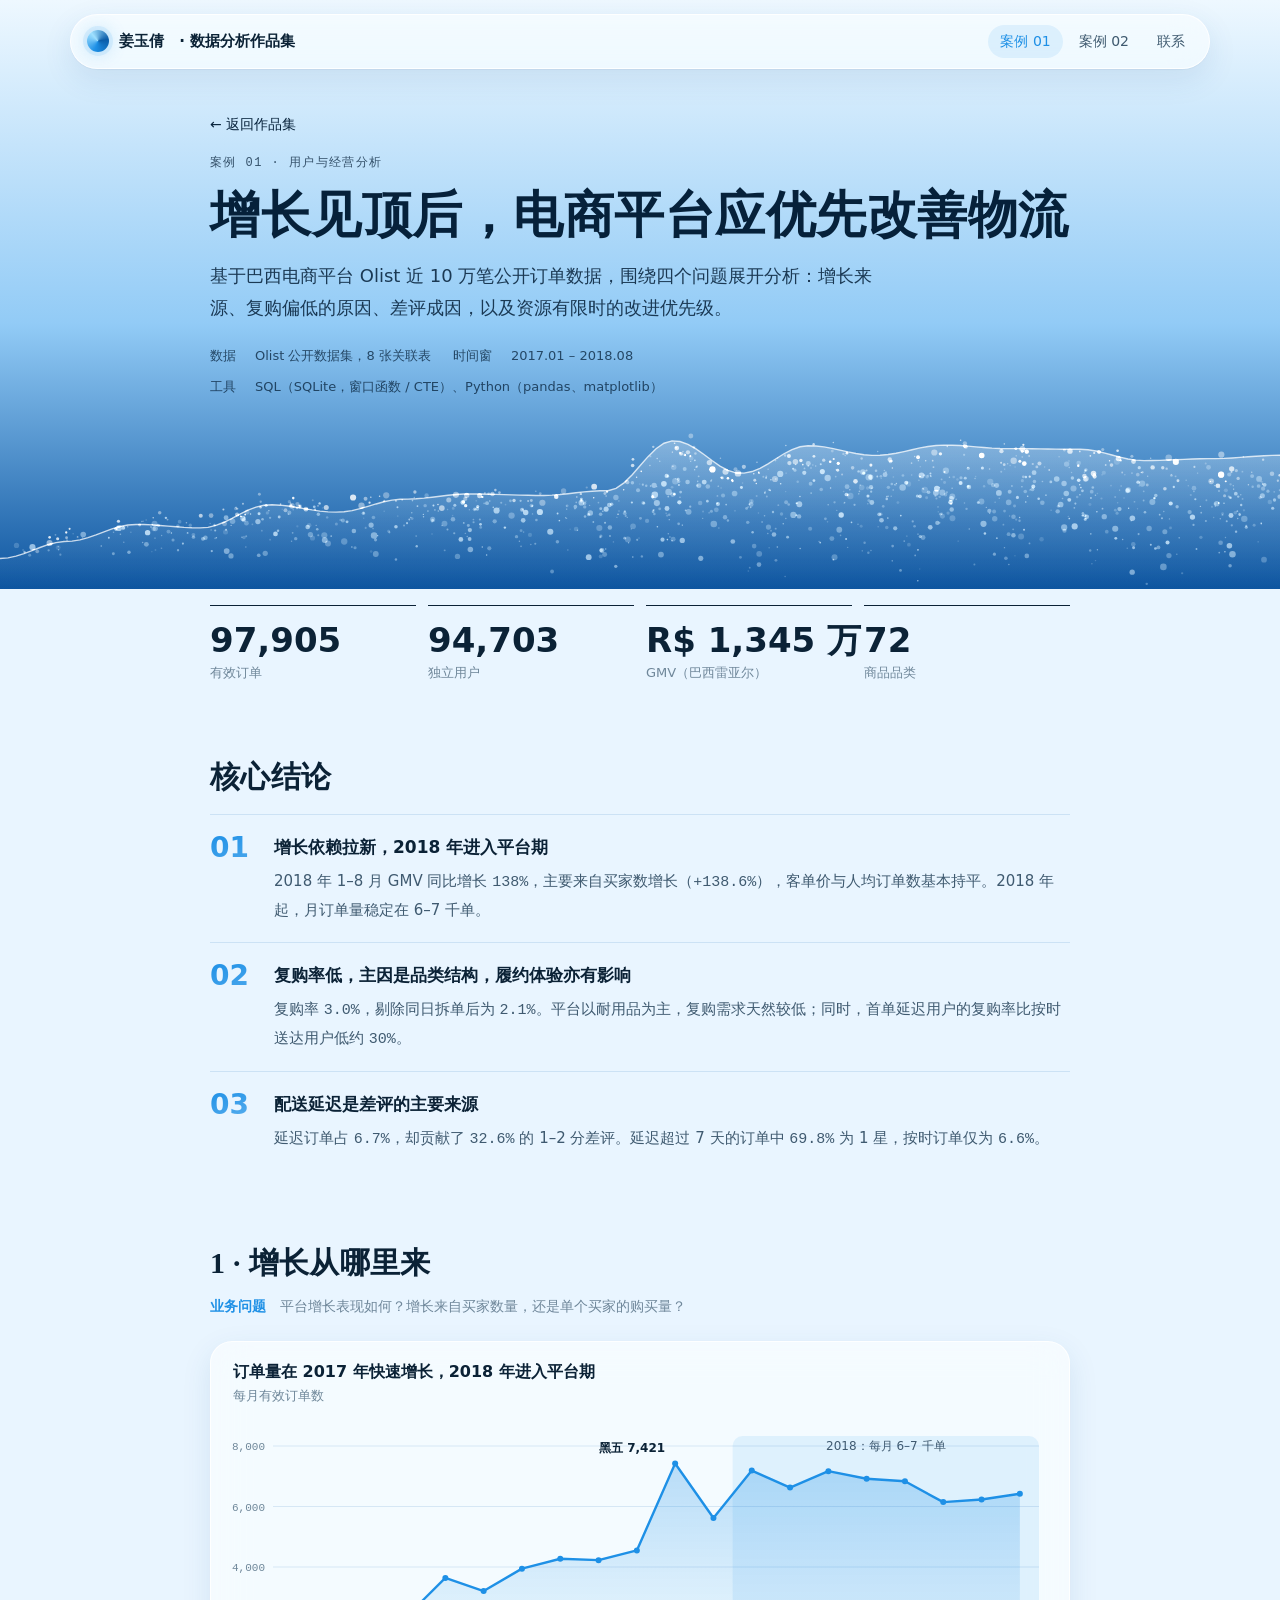
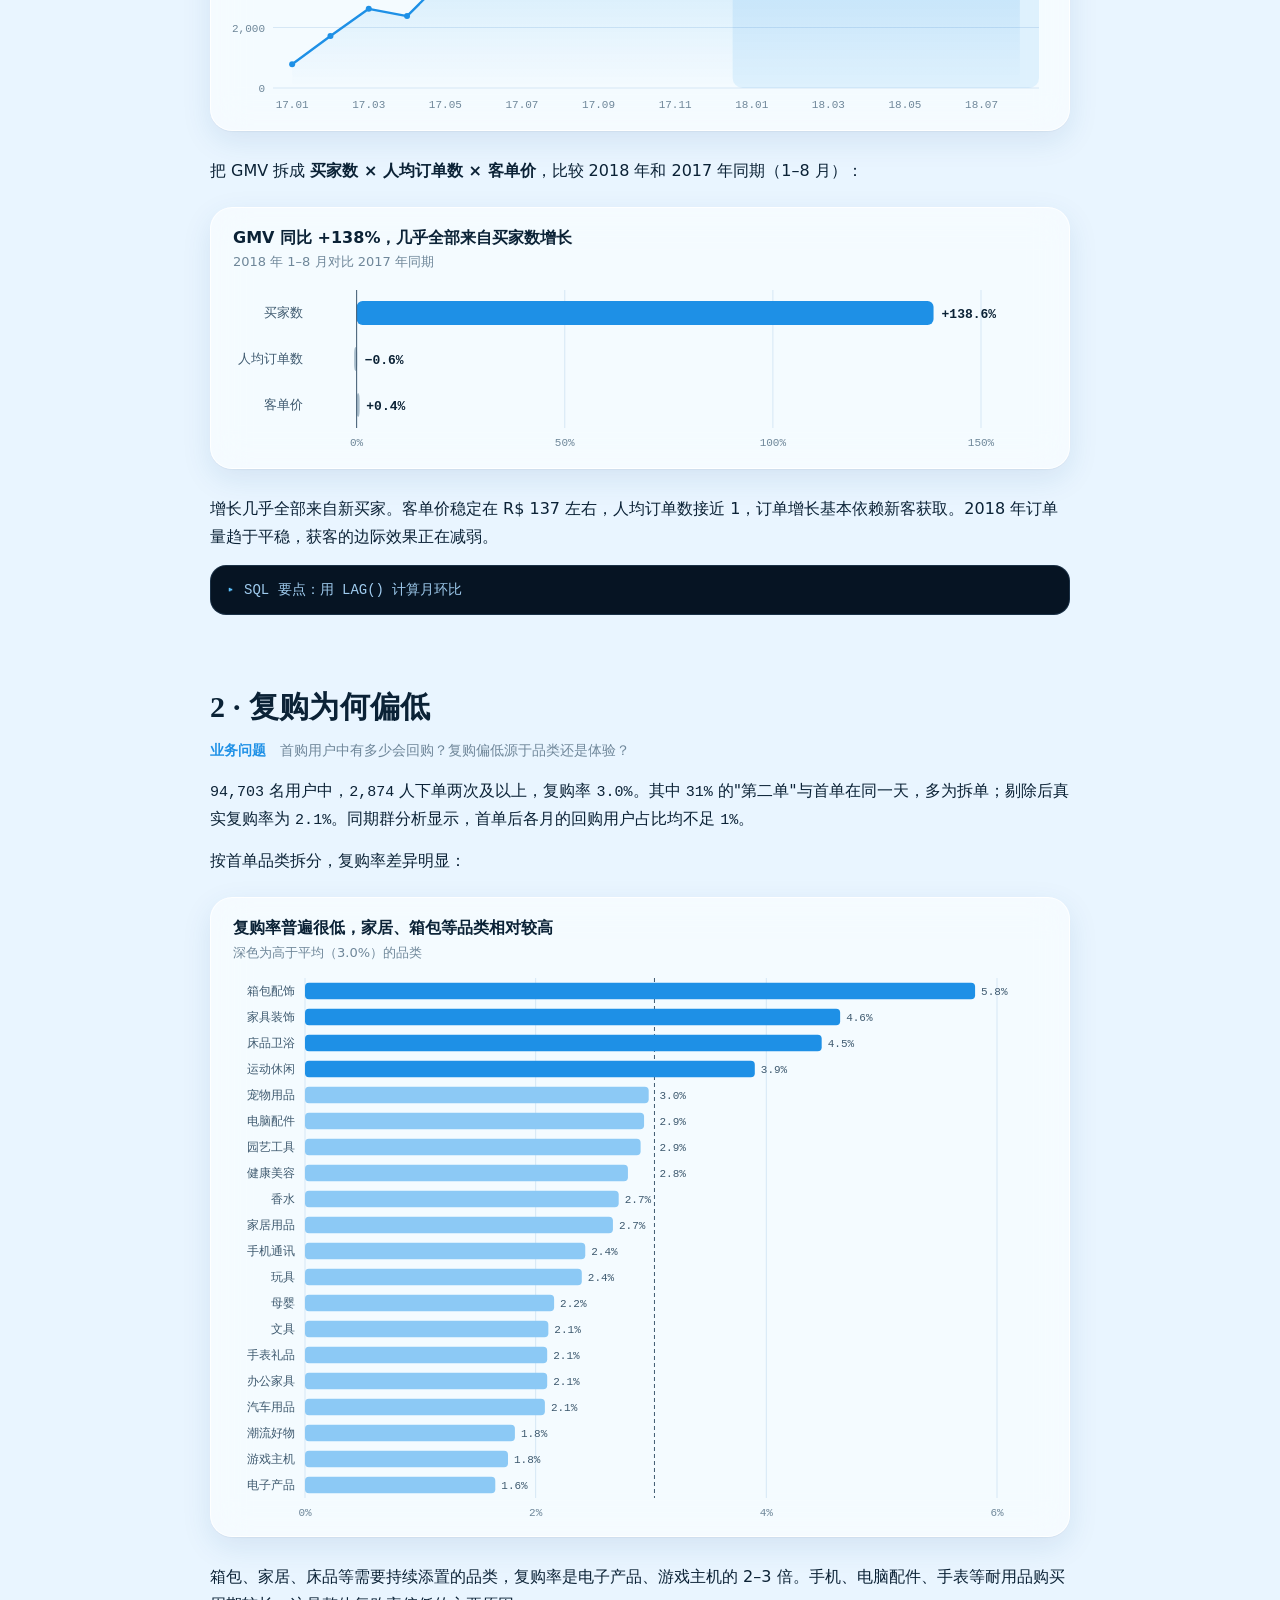
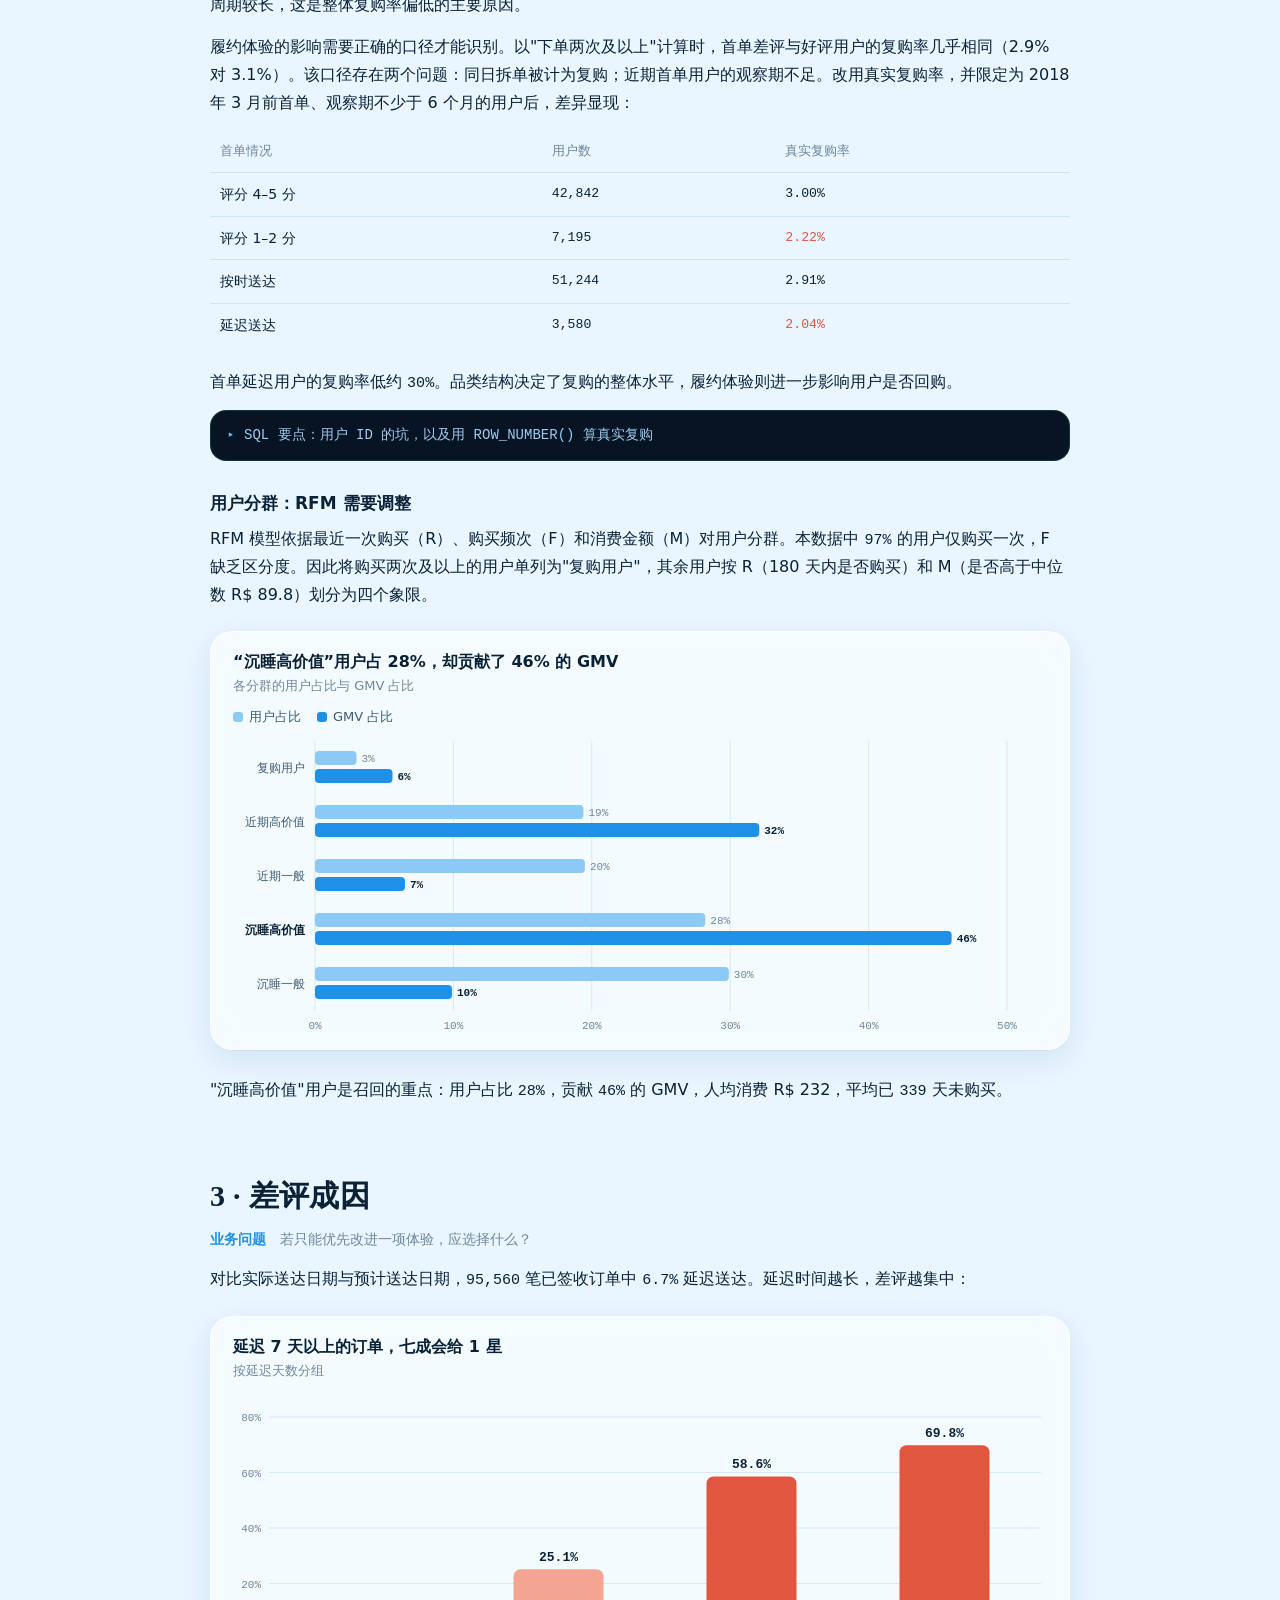
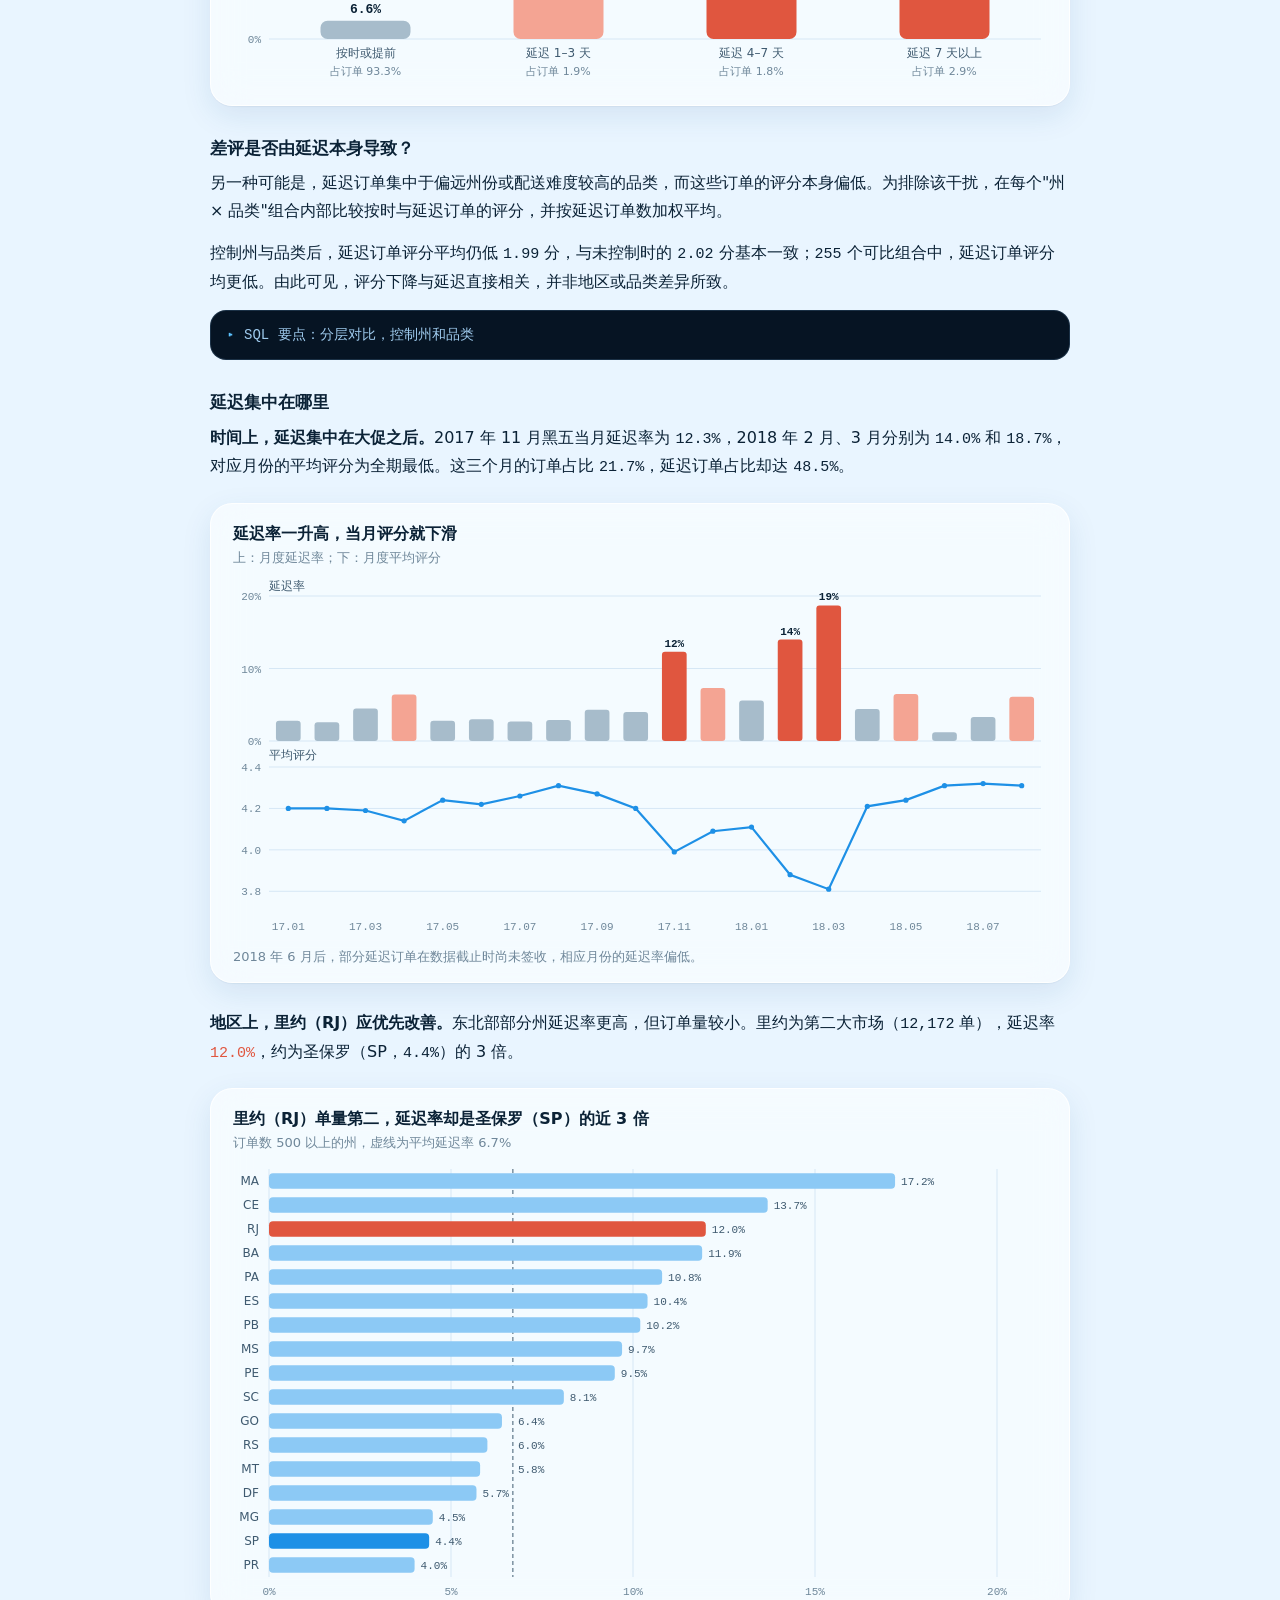
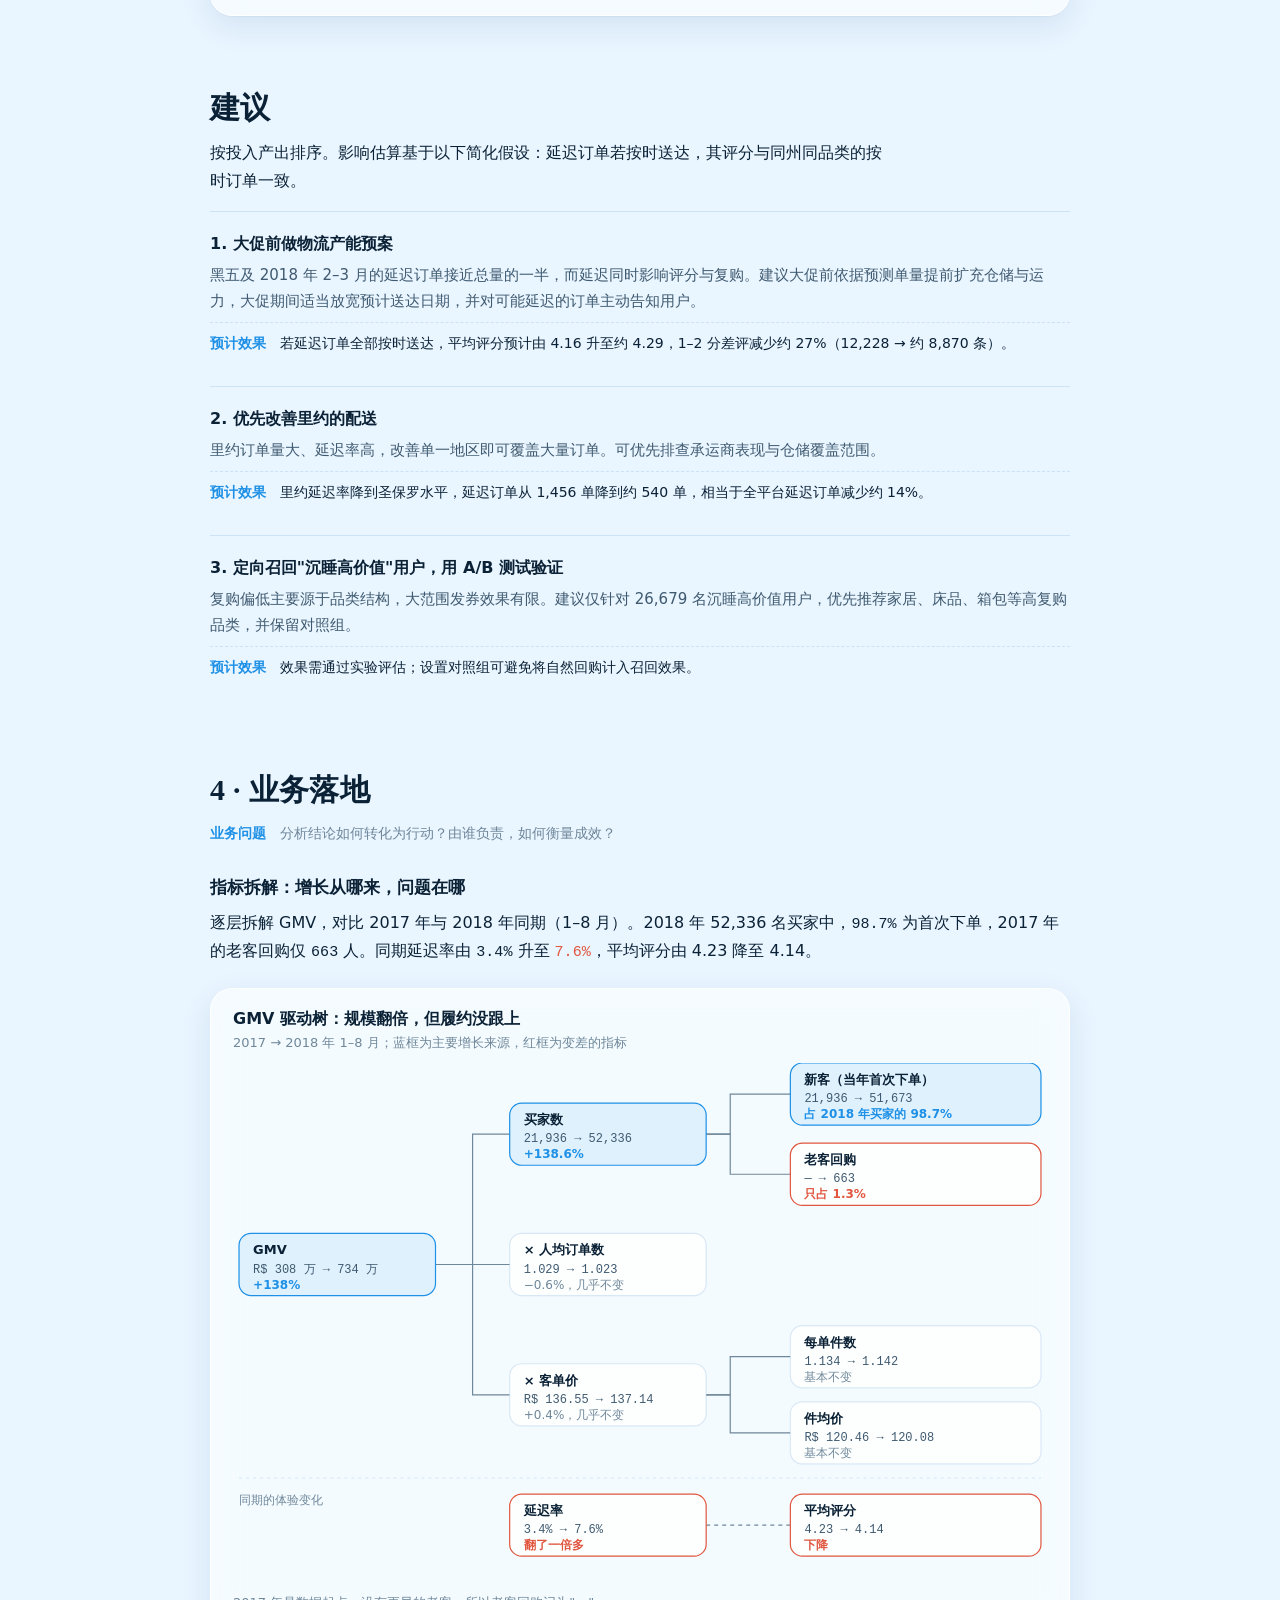
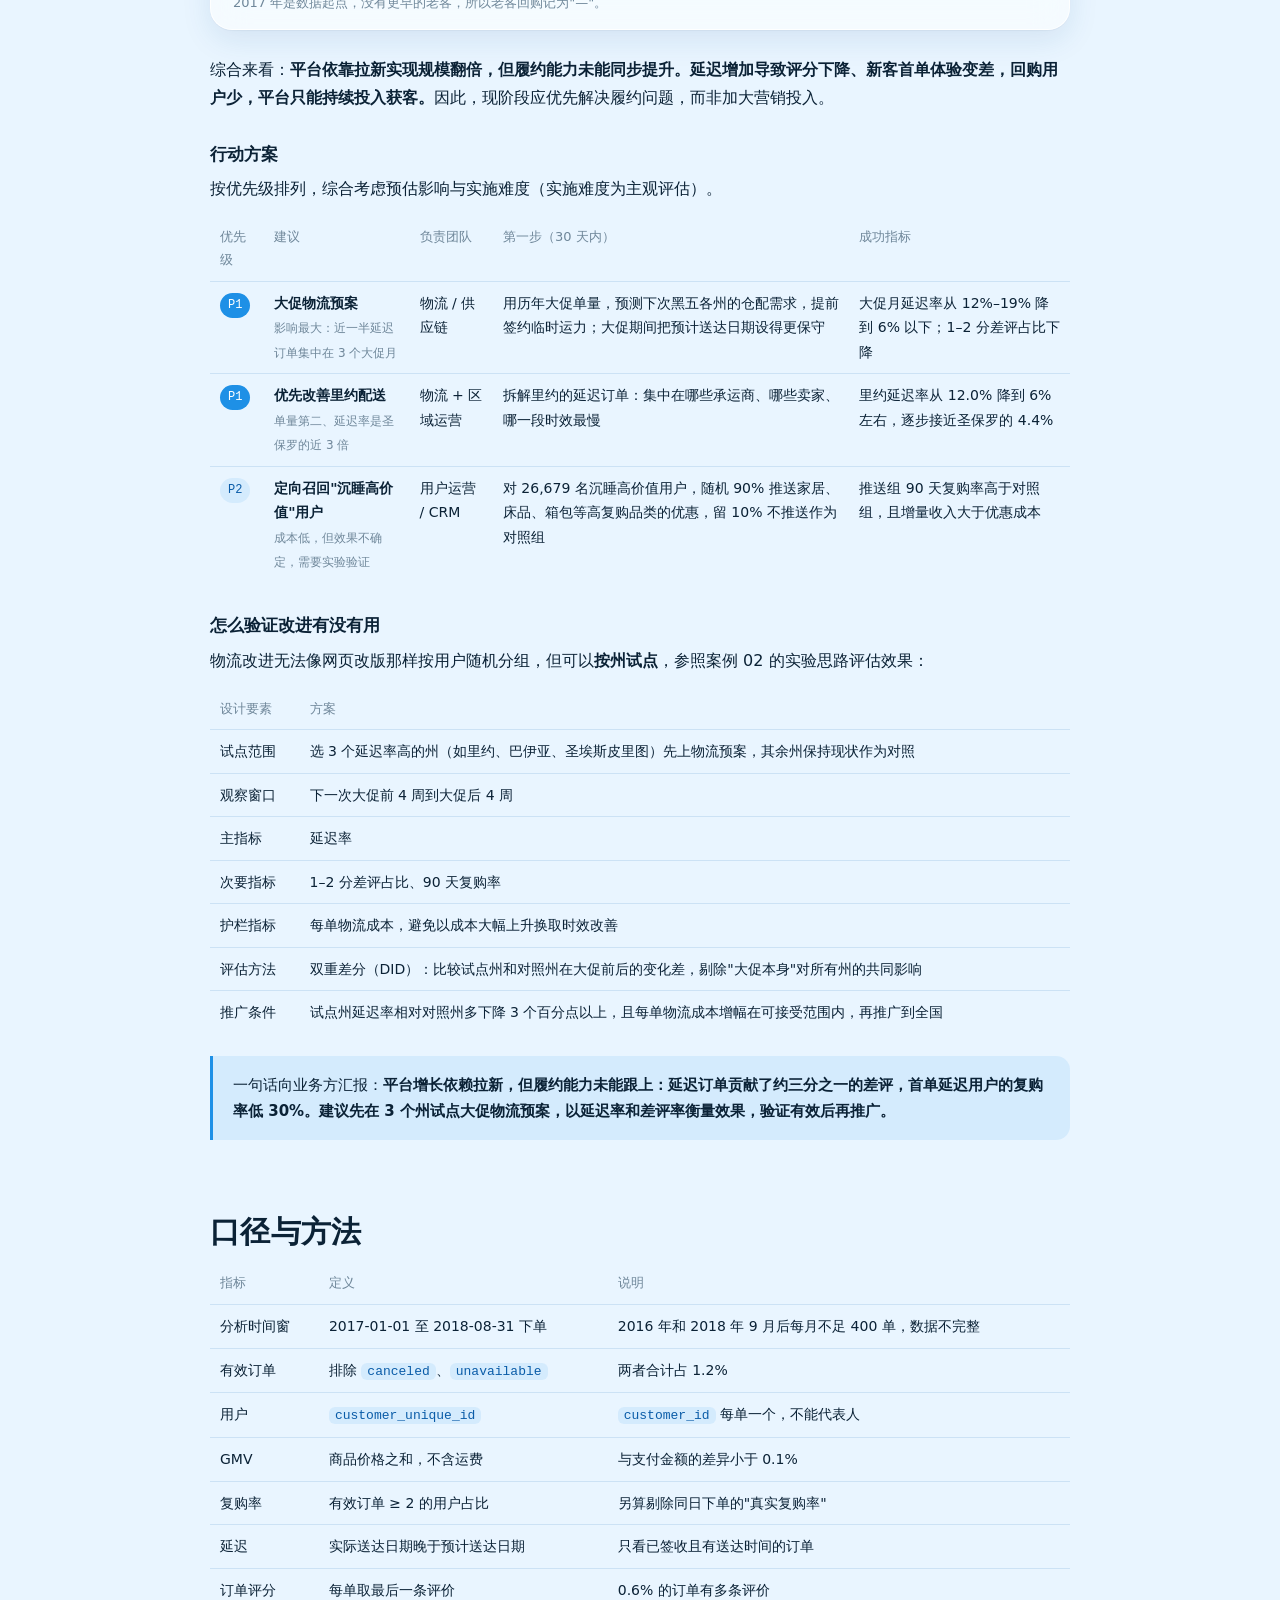
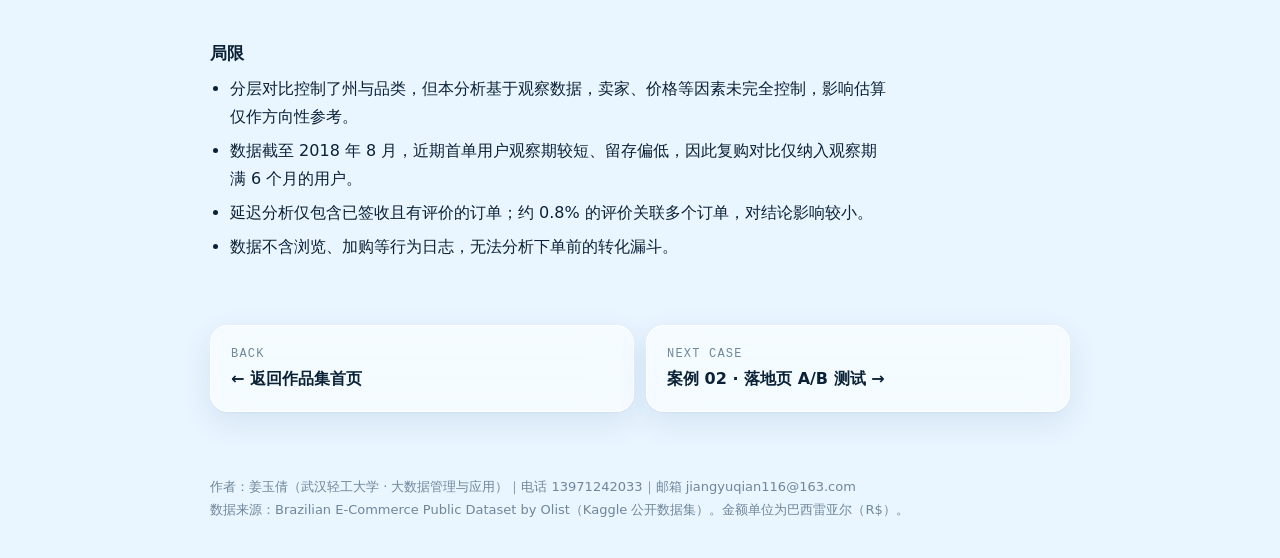
<file: olist.html>
<!doctype html>
<html lang="zh-CN">
<head>
<meta charset="utf-8">
<meta name="viewport" content="width=device-width, initial-scale=1, viewport-fit=cover">
<title>Olist 电商用户分析</title>
<link rel="stylesheet" href="style.css">
<style>:root{padding-top:env(safe-area-inset-top,0px);padding-bottom:env(safe-area-inset-bottom,0px)}
body::before{content:"";position:fixed;inset:0 0 auto;height:env(safe-area-inset-top,0px);z-index:30;background:var(--bg)}
.case-hero h1{font-family:var(--serif);font-weight:900;letter-spacing:.01em;line-height:1.25}
h2{font-family:var(--serif);font-weight:900;letter-spacing:.01em}
.mesh{display:none}
.case-top{position:relative;overflow:hidden;color:var(--cover-ink);background:linear-gradient(180deg,var(--cover-1) 0%,var(--cover-2) 55%,var(--cover-3) 100%)}
.case-top .cover-canvas{position:absolute;inset:0;width:100%;height:100%;display:block}
.case-top .case-hero{position:relative;z-index:1;background:none;border:0;box-shadow:none;-webkit-backdrop-filter:none;backdrop-filter:none;padding:110px 0 190px;margin:0}
.case-top .case-hero .lede,.case-top .meta,.case-top .meta b,.case-top .back{color:inherit}
.case-top .lede{opacity:.86}.case-top .meta{opacity:.75}.case-top .eyebrow{color:inherit;opacity:.75}
.case-top .case-hero > *{pointer-events:auto}
@media (max-width:640px){.case-top .case-hero{padding:96px 0 150px}}
.finding{background:none;border-top:1px solid var(--rule);border-radius:0;padding:18px 0}
.findings{gap:0}
.rec{background:none;border-top:1px solid var(--rule);border-radius:0;padding:18px 0}
.stat{background:none;border-top:1px solid var(--ink);border-radius:0;padding:14px 0 0}
.stat .n{font-size:34px}
.table-wrap{background:none;padding:0}
.callout{background:var(--sky-wash);border-radius:0 14px 14px 0}
.q::before{content:"业务问题　"}</style>
</head>
<body>
<header class="nav gutter" style="position:fixed;left:0;right:0">
  <div class="wrap">
    <div class="nav-in glass">
      <a class="brand" href="index.html"><span class="brand-mark" aria-hidden="true"></span>姜玉倩<span class="full">&nbsp;· 数据分析作品集</span></a>
      <nav class="nav-links" aria-label="主导航"><a href="olist.html" aria-current="page">案例 01</a><a href="ab.html">案例 02</a><a href="index.html#about">联系</a></nav>
    </div>
  </div>
</header>
<div class="case-top">
  <canvas class="cover-canvas" data-shape="orders" data-density=".5" data-top=".74" data-peak="0" aria-hidden="true"></canvas>
  <div class="gutter"><div class="narrow"><section class="case-hero">
      <a class="back" href="index.html">← 返回作品集</a>
<div class="eyebrow">案例 01 · 用户与经营分析</div>
  <h1>增长见顶后，电商平台应优先改善物流</h1>
  <p class="lede">基于巴西电商平台 Olist 近 10 万笔公开订单数据，围绕四个问题展开分析：增长来源、复购偏低的原因、差评成因，以及资源有限时的改进优先级。</p>
  <div class="meta">
    <span><b>数据</b>　Olist 公开数据集，8 张关联表</span>
    <span><b>时间窗</b>　2017.01 – 2018.08</span>
    <span><b>工具</b>　SQL（SQLite，窗口函数 / CTE）、Python（pandas、matplotlib）</span>
  </div>
    </section></div></div>
</div>
<main class="gutter">
  <div class="narrow">

<section class="stats" aria-label="数据概况">
  <div class="stat"><div class="n">97,905</div><div class="l">有效订单</div></div>
  <div class="stat"><div class="n">94,703</div><div class="l">独立用户</div></div>
  <div class="stat"><div class="n">R$ 1,345 万</div><div class="l">GMV（巴西雷亚尔）</div></div>
  <div class="stat"><div class="n">72</div><div class="l">商品品类</div></div>
</section>

<section>
  <h2>核心结论</h2>
  <div class="findings">
    <div class="finding"><div><strong>增长依赖拉新，2018 年进入平台期</strong><span>2018 年 1–8 月 GMV 同比增长 <span class="num">138%</span>，主要来自买家数增长（<span class="num">+138.6%</span>），客单价与人均订单数基本持平。2018 年起，月订单量稳定在 6–7 千单。</span></div></div>
    <div class="finding"><div><strong>复购率低，主因是品类结构，履约体验亦有影响</strong><span>复购率 <span class="num">3.0%</span>，剔除同日拆单后为 <span class="num">2.1%</span>。平台以耐用品为主，复购需求天然较低；同时，首单延迟用户的复购率比按时送达用户低约 <span class="num">30%</span>。</span></div></div>
    <div class="finding"><div><strong>配送延迟是差评的主要来源</strong><span>延迟订单占 <span class="num">6.7%</span>，却贡献了 <span class="num bad">32.6%</span> 的 1–2 分差评。延迟超过 7 天的订单中 <span class="num bad">69.8%</span> 为 1 星，按时订单仅为 <span class="num">6.6%</span>。</span></div></div>
  </div>
</section>

<section>
  <h2>1 · 增长从哪里来</h2>
  <p class="q">平台增长表现如何？增长来自买家数量，还是单个买家的购买量？</p>
  <figure class="chart-card glass"><div class="ct">订单量在 2017 年快速增长，2018 年进入平台期</div><div class="cs">每月有效订单数</div><div class="chart" data-chart="monthly" data-label="2017 年 1 月至 2018 年 8 月月订单量折线图：从 787 单增长到 2017 年 11 月黑五的 7,421 单，2018 年稳定在每月 6 千到 7 千单"></div></figure>
  <p>把 GMV 拆成 <b>买家数 × 人均订单数 × 客单价</b>，比较 2018 年和 2017 年同期（1–8 月）：</p>
  <figure class="chart-card glass"><div class="ct">GMV 同比 +138%，几乎全部来自买家数增长</div><div class="cs">2018 年 1–8 月对比 2017 年同期</div><div class="chart" data-chart="growth" data-label="同比变化：买家数 +138.6%，人均订单数 -0.6%，客单价 +0.4%"></div></figure>
  <p>增长几乎全部来自新买家。客单价稳定在 R$ 137 左右，人均订单数接近 1，订单增长基本依赖新客获取。2018 年订单量趋于平稳，获客的边际效果正在减弱。</p>
  <details><summary>SQL 要点：用 LAG() 计算月环比</summary><pre>WITH m AS (
  SELECT month, COUNT(*) AS orders, COUNT(DISTINCT user_id) AS buyers,
         SUM(gmv) AS gmv, SUM(gmv) / COUNT(*) AS aov
  FROM v_orders GROUP BY month)
SELECT *, 100.0 * (gmv / LAG(gmv) OVER (ORDER BY month) - 1) AS gmv_mom_pct
FROM m ORDER BY month;</pre></details>
</section>

<section>
  <h2>2 · 复购为何偏低</h2>
  <p class="q">首购用户中有多少会回购？复购偏低源于品类还是体验？</p>
  <p><span class="num">94,703</span> 名用户中，<span class="num">2,874</span> 人下单两次及以上，复购率 <span class="num">3.0%</span>。其中 <span class="num">31%</span> 的"第二单"与首单在同一天，多为拆单；剔除后真实复购率为 <span class="num">2.1%</span>。同期群分析显示，首单后各月的回购用户占比均不足 <span class="num">1%</span>。</p>
  <p>按首单品类拆分，复购率差异明显：</p>
  <figure class="chart-card glass"><div class="ct">复购率普遍很低，家居、箱包等品类相对较高</div><div class="cs">深色为高于平均（3.0%）的品类</div><div class="chart" data-chart="catRepeat" data-label="首单品类复购率横向条形图：箱包配饰 5.8% 最高，电子产品 1.6% 最低"></div></figure>
  <p>箱包、家居、床品等需要持续添置的品类，复购率是电子产品、游戏主机的 2–3 倍。手机、电脑配件、手表等耐用品购买周期较长，这是整体复购率偏低的主要原因。</p>
  <p>履约体验的影响需要正确的口径才能识别。以"下单两次及以上"计算时，首单差评与好评用户的复购率几乎相同（2.9% 对 3.1%）。该口径存在两个问题：同日拆单被计为复购；近期首单用户的观察期不足。改用真实复购率，并限定为 2018 年 3 月前首单、观察期不少于 6 个月的用户后，差异显现：</p>
  <div class="table-wrap"><table>
    <thead><tr><th>首单情况</th><th>用户数</th><th>真实复购率</th></tr></thead>
    <tbody>
      <tr><td>评分 4–5 分</td><td class="num">42,842</td><td class="num">3.00%</td></tr>
      <tr><td>评分 1–2 分</td><td class="num">7,195</td><td class="num bad">2.22%</td></tr>
      <tr><td>按时送达</td><td class="num">51,244</td><td class="num">2.91%</td></tr>
      <tr><td>延迟送达</td><td class="num">3,580</td><td class="num bad">2.04%</td></tr>
    </tbody>
  </table></div>
  <p>首单延迟用户的复购率低约 <span class="num">30%</span>。品类结构决定了复购的整体水平，履约体验则进一步影响用户是否回购。</p>
  <details><summary>SQL 要点：用户 ID 的坑，以及用 ROW_NUMBER() 算真实复购</summary><pre>-- customer_id 每笔订单都会新生成一个，用它算复购率结果是 0%
-- 必须用 customer_unique_id 代表"一个真实的人"
WITH r AS (
  SELECT user_id, order_id, purchase_ts,
         ROW_NUMBER() OVER (PARTITION BY user_id ORDER BY purchase_ts) AS k
  FROM v_orders),
f AS (  -- 每个用户的首单；只保留至少有 6 个月观察期的用户
  SELECT user_id, order_id, purchase_ts AS first_ts
  FROM r WHERE k = 1 AND purchase_ts &lt; '2018-03-01'),
rep AS (  -- 首单 1 天以后是否再次下单（排除同日拆单）
  SELECT f.user_id,
         MAX(julianday(o.purchase_ts) - julianday(f.first_ts) &gt;= 1) AS repeated
  FROM f JOIN v_orders o USING (user_id)
  GROUP BY f.user_id)
SELECT CASE WHEN v.review_score &gt;= 4 THEN '4-5 分'
            WHEN v.review_score = 3  THEN '3 分' ELSE '1-2 分' END AS first_score,
       COUNT(*) AS users,
       100.0 * SUM(rep.repeated) / COUNT(*) AS true_repeat_pct
FROM f JOIN rep USING (user_id) JOIN v_review v USING (order_id)
GROUP BY first_score;</pre></details>

  <h3>用户分群：RFM 需要调整</h3>
  <p>RFM 模型依据最近一次购买（R）、购买频次（F）和消费金额（M）对用户分群。本数据中 <span class="num">97%</span> 的用户仅购买一次，F 缺乏区分度。因此将购买两次及以上的用户单列为"复购用户"，其余用户按 R（180 天内是否购买）和 M（是否高于中位数 R$ 89.8）划分为四个象限。</p>
  <figure class="chart-card glass"><div class="ct">“沉睡高价值”用户占 28%，却贡献了 46% 的 GMV</div><div class="cs">各分群的用户占比与 GMV 占比</div><div class="legend"><span><i style="background:var(--sky-soft)"></i>用户占比</span><span><i style="background:var(--sky)"></i>GMV 占比</span></div><div class="chart" data-chart="rfm" data-label="五个用户分群的用户占比与 GMV 占比：沉睡高价值用户占 28%、贡献 46% GMV"></div></figure>
  <p>"沉睡高价值"用户是召回的重点：用户占比 <span class="num">28%</span>，贡献 <span class="num">46%</span> 的 GMV，人均消费 R$ 232，平均已 <span class="num">339</span> 天未购买。</p>
</section>

<section>
  <h2>3 · 差评成因</h2>
  <p class="q">若只能优先改进一项体验，应选择什么？</p>
  <p>对比实际送达日期与预计送达日期，<span class="num">95,560</span> 笔已签收订单中 <span class="num">6.7%</span> 延迟送达。延迟时间越长，差评越集中：</p>
  <figure class="chart-card glass"><div class="ct">延迟 7 天以上的订单，七成会给 1 星</div><div class="cs">按延迟天数分组</div><div class="chart" data-chart="delay" data-label="按延迟程度分组的 1 星差评占比：按时 6.6%，延迟 1-3 天 25.1%，4-7 天 58.6%，7 天以上 69.8%"></div></figure>

  <h3>差评是否由延迟本身导致？</h3>
  <p>另一种可能是，延迟订单集中于偏远州份或配送难度较高的品类，而这些订单的评分本身偏低。为排除该干扰，在每个"州 × 品类"组合内部比较按时与延迟订单的评分，并按延迟订单数加权平均。</p>
  <p>控制州与品类后，延迟订单评分平均仍低 <span class="num">1.99</span> 分，与未控制时的 <span class="num">2.02</span> 分基本一致；<span class="num">255</span> 个可比组合中，延迟订单评分均更低。由此可见，评分下降与延迟直接相关，并非地区或品类差异所致。</p>
  <details><summary>SQL 要点：分层对比，控制州和品类</summary><pre>WITH cell AS (
  SELECT state, category,
         AVG(CASE WHEN late_days &lt;= 0 THEN review_score END) AS on_time,
         AVG(CASE WHEN late_days &gt;  0 THEN review_score END) AS late,
         SUM(late_days &gt; 0) AS n_late
  FROM v_delivery
  GROUP BY state, category
  HAVING SUM(late_days &gt; 0) &gt;= 5 AND SUM(late_days &lt;= 0) &gt;= 5)
SELECT COUNT(*) AS cells,
       SUM((on_time - late) * n_late) / SUM(n_late) AS weighted_score_gap,
       100.0 * SUM(on_time &gt; late) / COUNT(*)      AS cells_late_worse_pct
FROM cell;</pre></details>

  <h3>延迟集中在哪里</h3>
  <p><b>时间上，延迟集中在大促之后。</b>2017 年 11 月黑五当月延迟率为 <span class="num">12.3%</span>，2018 年 2 月、3 月分别为 <span class="num">14.0%</span> 和 <span class="num">18.7%</span>，对应月份的平均评分为全期最低。这三个月的订单占比 <span class="num">21.7%</span>，延迟订单占比却达 <span class="num">48.5%</span>。</p>
  <figure class="chart-card glass"><div class="ct">延迟率一升高，当月评分就下滑</div><div class="cs">上：月度延迟率；下：月度平均评分</div><div class="chart" data-chart="monthlyLate" data-label="月度延迟率柱状图与月度平均评分折线图，上下排列共享时间轴"></div><figcaption>2018 年 6 月后，部分延迟订单在数据截止时尚未签收，相应月份的延迟率偏低。</figcaption></figure>
  <p><b>地区上，里约（RJ）应优先改善。</b>东北部部分州延迟率更高，但订单量较小。里约为第二大市场（<span class="num">12,172</span> 单），延迟率 <span class="num bad">12.0%</span>，约为圣保罗（SP，<span class="num">4.4%</span>）的 3 倍。</p>
  <figure class="chart-card glass"><div class="ct">里约（RJ）单量第二，延迟率却是圣保罗（SP）的近 3 倍</div><div class="cs">订单数 500 以上的州，虚线为平均延迟率 6.7%</div><div class="chart" data-chart="stateLate" data-label="订单数 500 以上的 17 个州延迟率横向条形图，里约 12.0% 高亮，圣保罗 4.4% 高亮"></div></figure>
</section>

<section>
  <h2>建议</h2>
  <p class="prose">按投入产出排序。影响估算基于以下简化假设：延迟订单若按时送达，其评分与同州同品类的按时订单一致。</p>
  <div class="recs">
    <div class="rec">
      <div class="t">1. 大促前做物流产能预案</div>
      <p class="why">黑五及 2018 年 2–3 月的延迟订单接近总量的一半，而延迟同时影响评分与复购。建议大促前依据预测单量提前扩充仓储与运力，大促期间适当放宽预计送达日期，并对可能延迟的订单主动告知用户。</p>
      <div class="impact">若延迟订单全部按时送达，平均评分预计由 4.16 升至约 4.29，1–2 分差评减少约 27%（12,228 → 约 8,870 条）。</div>
    </div>
    <div class="rec">
      <div class="t">2. 优先改善里约的配送</div>
      <p class="why">里约订单量大、延迟率高，改善单一地区即可覆盖大量订单。可优先排查承运商表现与仓储覆盖范围。</p>
      <div class="impact">里约延迟率降到圣保罗水平，延迟订单从 1,456 单降到约 540 单，相当于全平台延迟订单减少约 14%。</div>
    </div>
    <div class="rec">
      <div class="t">3. 定向召回"沉睡高价值"用户，用 A/B 测试验证</div>
      <p class="why">复购偏低主要源于品类结构，大范围发券效果有限。建议仅针对 26,679 名沉睡高价值用户，优先推荐家居、床品、箱包等高复购品类，并保留对照组。</p>
      <div class="impact">效果需通过实验评估；设置对照组可避免将自然回购计入召回效果。</div>
    </div>
  </div>
</section>

<section>
  <h2>4 · 业务落地</h2>
  <p class="q">分析结论如何转化为行动？由谁负责，如何衡量成效？</p>

  <h3>指标拆解：增长从哪来，问题在哪</h3>
  <p>逐层拆解 GMV，对比 2017 年与 2018 年同期（1–8 月）。2018 年 52,336 名买家中，<span class="num">98.7%</span> 为首次下单，2017 年的老客回购仅 <span class="num">663</span> 人。同期延迟率由 <span class="num">3.4%</span> 升至 <span class="num bad">7.6%</span>，平均评分由 4.23 降至 4.14。</p>
  <figure class="chart-card glass">
    <div class="ct">GMV 驱动树：规模翻倍，但履约没跟上</div>
    <div class="cs">2017 → 2018 年 1–8 月；蓝框为主要增长来源，红框为变差的指标</div>
    <div class="tree-hint">← 左右滑动查看完整驱动树 →</div>
    <div class="tree-wrap">
      <svg class="tree" viewBox="0 0 820 520" role="img" aria-label="GMV 驱动树：GMV 从 308 万增至 734 万，来自买家数增长 138.6%，其中新客 51,673 人、老客仅 663 人；人均订单数和客单价基本不变；同期延迟率从 3.4% 升至 7.6%，平均评分从 4.23 降至 4.14">
        <g class="links">
          <path d="M206,201 H243 V71 H280"/><path d="M206,201 H280"/><path d="M206,201 H243 V331 H280"/>
          <path d="M476,71 H500 V31 H560"/><path d="M476,71 H500 V111 H560"/>
          <path d="M476,331 H500 V293 H560"/><path d="M476,331 H500 V369 H560"/>
          <path d="M476,461 H560" class="arrow"/>
        </g>
        <g class="node hot" transform="translate(10,170)"><rect width="196" height="62" rx="12"/><text x="14" y="21" class="t1">GMV</text><text x="14" y="39" class="t2">R$ 308 万 → 734 万</text><text x="14" y="55" class="up">+138%</text></g>
        <g class="node hot" transform="translate(280,40)"><rect width="196" height="62" rx="12"/><text x="14" y="21" class="t1">买家数</text><text x="14" y="39" class="t2">21,936 → 52,336</text><text x="14" y="55" class="up">+138.6%</text></g>
        <g class="node" transform="translate(280,170)"><rect width="196" height="62" rx="12"/><text x="14" y="21" class="t1">× 人均订单数</text><text x="14" y="39" class="t2">1.029 → 1.023</text><text x="14" y="55" class="t3">−0.6%，几乎不变</text></g>
        <g class="node" transform="translate(280,300)"><rect width="196" height="62" rx="12"/><text x="14" y="21" class="t1">× 客单价</text><text x="14" y="39" class="t2">R$ 136.55 → 137.14</text><text x="14" y="55" class="t3">+0.4%，几乎不变</text></g>
        <g class="node hot" transform="translate(560,0)"><rect width="250" height="62" rx="12"/><text x="14" y="21" class="t1">新客（当年首次下单）</text><text x="14" y="39" class="t2">21,936 → 51,673</text><text x="14" y="55" class="up">占 2018 年买家的 98.7%</text></g>
        <g class="node warn" transform="translate(560,80)"><rect width="250" height="62" rx="12"/><text x="14" y="21" class="t1">老客回购</text><text x="14" y="39" class="t2">— → 663</text><text x="14" y="55" class="dn">只占 1.3%</text></g>
        <g class="node" transform="translate(560,262)"><rect width="250" height="62" rx="12"/><text x="14" y="21" class="t1">每单件数</text><text x="14" y="39" class="t2">1.134 → 1.142</text><text x="14" y="55" class="t3">基本不变</text></g>
        <g class="node" transform="translate(560,338)"><rect width="250" height="62" rx="12"/><text x="14" y="21" class="t1">件均价</text><text x="14" y="39" class="t2">R$ 120.46 → 120.08</text><text x="14" y="55" class="t3">基本不变</text></g>
        <line x1="10" x2="810" y1="414" y2="414" class="sep"/>
        <text x="10" y="440" class="t3">同期的体验变化</text>
        <g class="node warn" transform="translate(280,430)"><rect width="196" height="62" rx="12"/><text x="14" y="21" class="t1">延迟率</text><text x="14" y="39" class="t2">3.4% → 7.6%</text><text x="14" y="55" class="dn">翻了一倍多</text></g>
        <g class="node warn" transform="translate(560,430)"><rect width="250" height="62" rx="12"/><text x="14" y="21" class="t1">平均评分</text><text x="14" y="39" class="t2">4.23 → 4.14</text><text x="14" y="55" class="dn">下降</text></g>
      </svg>
    </div>
    <figcaption>2017 年是数据起点，没有更早的老客，所以老客回购记为"—"。</figcaption>
  </figure>
  <p>综合来看：<b>平台依靠拉新实现规模翻倍，但履约能力未能同步提升。延迟增加导致评分下降、新客首单体验变差，回购用户少，平台只能持续投入获客。</b>因此，现阶段应优先解决履约问题，而非加大营销投入。</p>

  <h3>行动方案</h3>
  <p>按优先级排列，综合考虑预估影响与实施难度（实施难度为主观评估）。</p>
  <div class="table-wrap"><table class="plan">
    <thead><tr><th>优先级</th><th>建议</th><th>负责团队</th><th>第一步（30 天内）</th><th>成功指标</th></tr></thead>
    <tbody>
      <tr><td><span class="pri p1">P1</span></td><td><b>大促物流预案</b><br><span class="sub">影响最大：近一半延迟订单集中在 3 个大促月</span></td><td>物流 / 供应链</td><td>用历年大促单量，预测下次黑五各州的仓配需求，提前签约临时运力；大促期间把预计送达日期设得更保守</td><td>大促月延迟率从 12%–19% 降到 6% 以下；1–2 分差评占比下降</td></tr>
      <tr><td><span class="pri p1">P1</span></td><td><b>优先改善里约配送</b><br><span class="sub">单量第二、延迟率是圣保罗的近 3 倍</span></td><td>物流 + 区域运营</td><td>拆解里约的延迟订单：集中在哪些承运商、哪些卖家、哪一段时效最慢</td><td>里约延迟率从 12.0% 降到 6% 左右，逐步接近圣保罗的 4.4%</td></tr>
      <tr><td><span class="pri p2">P2</span></td><td><b>定向召回"沉睡高价值"用户</b><br><span class="sub">成本低，但效果不确定，需要实验验证</span></td><td>用户运营 / CRM</td><td>对 26,679 名沉睡高价值用户，随机 90% 推送家居、床品、箱包等高复购品类的优惠，留 10% 不推送作为对照组</td><td>推送组 90 天复购率高于对照组，且增量收入大于优惠成本</td></tr>
    </tbody>
  </table></div>

  <h3>怎么验证改进有没有用</h3>
  <p>物流改进无法像网页改版那样按用户随机分组，但可以<b>按州试点</b>，参照案例 02 的实验思路评估效果：</p>
  <div class="table-wrap"><table>
    <thead><tr><th>设计要素</th><th>方案</th></tr></thead>
    <tbody>
      <tr><td>试点范围</td><td>选 3 个延迟率高的州（如里约、巴伊亚、圣埃斯皮里图）先上物流预案，其余州保持现状作为对照</td></tr>
      <tr><td>观察窗口</td><td>下一次大促前 4 周到大促后 4 周</td></tr>
      <tr><td>主指标</td><td>延迟率</td></tr>
      <tr><td>次要指标</td><td>1–2 分差评占比、90 天复购率</td></tr>
      <tr><td>护栏指标</td><td>每单物流成本，避免以成本大幅上升换取时效改善</td></tr>
      <tr><td>评估方法</td><td>双重差分（DID）：比较试点州和对照州在大促前后的变化差，剔除"大促本身"对所有州的共同影响</td></tr>
      <tr><td>推广条件</td><td>试点州延迟率相对对照州多下降 3 个百分点以上，且每单物流成本增幅在可接受范围内，再推广到全国</td></tr>
    </tbody>
  </table></div>
  <div class="callout">一句话向业务方汇报：<b>平台增长依赖拉新，但履约能力未能跟上：延迟订单贡献了约三分之一的差评，首单延迟用户的复购率低 30%。建议先在 3 个州试点大促物流预案，以延迟率和差评率衡量效果，验证有效后再推广。</b></div>
</section>

<section>
  <h2>口径与方法</h2>
  <div class="table-wrap"><table>
    <thead><tr><th>指标</th><th>定义</th><th>说明</th></tr></thead>
    <tbody>
      <tr><td>分析时间窗</td><td>2017-01-01 至 2018-08-31 下单</td><td>2016 年和 2018 年 9 月后每月不足 400 单，数据不完整</td></tr>
      <tr><td>有效订单</td><td>排除 <code>canceled</code>、<code>unavailable</code></td><td>两者合计占 1.2%</td></tr>
      <tr><td>用户</td><td><code>customer_unique_id</code></td><td><code>customer_id</code> 每单一个，不能代表人</td></tr>
      <tr><td>GMV</td><td>商品价格之和，不含运费</td><td>与支付金额的差异小于 0.1%</td></tr>
      <tr><td>复购率</td><td>有效订单 ≥ 2 的用户占比</td><td>另算剔除同日下单的"真实复购率"</td></tr>
      <tr><td>延迟</td><td>实际送达日期晚于预计送达日期</td><td>只看已签收且有送达时间的订单</td></tr>
      <tr><td>订单评分</td><td>每单取最后一条评价</td><td>0.6% 的订单有多条评价</td></tr>
    </tbody>
  </table></div>
  <h3>局限</h3>
  <ul class="prose">
    <li>分层对比控制了州与品类，但本分析基于观察数据，卖家、价格等因素未完全控制，影响估算仅作方向性参考。</li>
    <li>数据截至 2018 年 8 月，近期首单用户观察期较短、留存偏低，因此复购对比仅纳入观察期满 6 个月的用户。</li>
    <li>延迟分析仅包含已签收且有评价的订单；约 0.8% 的评价关联多个订单，对结论影响较小。</li>
    <li>数据不含浏览、加购等行为日志，无法分析下单前的转化漏斗。</li>
  </ul>
</section>
    <nav class="next" aria-label="更多案例">
      <a class="glass glow" href="index.html"><small>BACK</small><span>← 返回作品集首页</span></a>
      <a class="glass glow" href="ab.html"><small>NEXT CASE</small><span>案例 02 · 落地页 A/B 测试 →</span></a>
    </nav>
    <footer class="foot">作者：姜玉倩（武汉轻工大学 · 大数据管理与应用）｜电话 13971242033｜邮箱 jiangyuqian116@163.com<br>数据来源：Brazilian E-Commerce Public Dataset by Olist（Kaggle 公开数据集）。金额单位为巴西雷亚尔（R$）。</footer>
  </div>
</main>
<script src="data.js"></script>
<script src="charts.js"></script>
<script src="cover.js"></script>
<script>
document.querySelectorAll('.glow').forEach(el => el.addEventListener('pointermove', e => {
  const r = el.getBoundingClientRect();
  el.style.setProperty('--mx', (e.clientX - r.left) + 'px'); el.style.setProperty('--my', (e.clientY - r.top) + 'px');
}));
</script>
</body>
</html>
</file>
<file: style.css>
/* 姜玉倩 · 数据分析作品集 —— 共用样式
   方向：天蓝色流动渐变 + 玻璃卡片（便当格），终端元素点缀
   浅色 = 晴空；深色 = 夜空中的天蓝辉光。珊瑚色只用于标记"问题"数字 */
:root {
  --bg: #e9f5ff;
  --mesh-1: #bfe4ff;
  --mesh-2: #d8efff;
  --mesh-3: #a9d6fb;
  --mesh-4: #d4f3f6;
  --glass: rgba(255, 255, 255, .58);
  --glass-strong: rgba(255, 255, 255, .78);
  --glass-border: rgba(255, 255, 255, .85);
  --glass-edge: rgba(30, 110, 180, .10);
  --ink: #0b2236;
  --ink-2: #3f5a70;
  --muted: #6f879a;
  --rule: rgba(30, 110, 180, .14);
  --sky: #1e90e6;
  --sky-deep: #0a5ca8;
  --sky-soft: #8cc9f5;
  --sky-wash: rgba(30, 144, 230, .10);
  --coral: #e0563f;
  --coral-soft: #f4a493;
  --grey-mark: #a7bccb;
  --glow: rgba(30, 144, 230, .28);
  --shadow: 0 1px 1px rgba(11, 34, 54, .04), 0 10px 30px rgba(20, 80, 140, .10);
  --term-bg: #061423;
  --term-ink: #cfe6fa;
  --term-dim: #5f7f99;
  --term-kw: #5cc2ff;
  --term-fn: #a8dcff;
  --term-str: #9fe3c9;
  --term-num: #ffcf8f;
  --cover-1: #eef8ff; --cover-2: #92cbf6; --cover-3: #0d55a0; --cover-ink: #06213a; --cover-foot: #e6f5ff;
  --sun: rgba(255, 255, 255, .9); --particle: #ffffff; --particle-2: #d4edff; --particle-blend: lighter; --grain-o: .35;
  --font-display: "PingFang SC", "Microsoft YaHei", system-ui, sans-serif;
  --font-body: "PingFang SC", "Hiragino Sans GB", "Microsoft YaHei", system-ui, sans-serif;
  --font-mono: ui-monospace, "SFMono-Regular", Menlo, Consolas, monospace;
}
@media (prefers-color-scheme: dark) {
  :root:not([data-theme="light"]) {
    --bg: #040c17; --mesh-1: #0b3a66; --mesh-2: #071c33; --mesh-3: #0d5a9a; --mesh-4: #06303f;
    --glass: rgba(14, 34, 56, .55); --glass-strong: rgba(16, 38, 62, .78); --glass-border: rgba(140, 200, 255, .14); --glass-edge: rgba(140, 200, 255, .08);
    --ink: #e8f4ff; --ink-2: #a9c3d8; --muted: #7894ab; --rule: rgba(140, 200, 255, .13);
    --sky: #5cc2ff; --sky-deep: #a8dcff; --sky-soft: #2f7fbd; --sky-wash: rgba(92, 194, 255, .10);
    --coral: #ff8a73; --coral-soft: #b4594a; --grey-mark: #3f5a70; --glow: rgba(92, 194, 255, .30);
    --shadow: 0 1px 1px rgba(0, 0, 0, .3), 0 12px 34px rgba(0, 0, 0, .35);
    --cover-1: #01060e; --cover-2: #062142; --cover-3: #0c4c88; --cover-ink: #eaf6ff; --cover-foot: #bfe6ff;
    --sun: rgba(92, 194, 255, .16); --particle: #eaf8ff; --particle-2: #5cc2ff; --particle-blend: lighter; --grain-o: .5;
    color-scheme: dark;
  }
}
:root[data-theme="dark"] {
  --bg: #040c17; --mesh-1: #0b3a66; --mesh-2: #071c33; --mesh-3: #0d5a9a; --mesh-4: #06303f;
  --glass: rgba(14, 34, 56, .55); --glass-strong: rgba(16, 38, 62, .78); --glass-border: rgba(140, 200, 255, .14); --glass-edge: rgba(140, 200, 255, .08);
  --ink: #e8f4ff; --ink-2: #a9c3d8; --muted: #7894ab; --rule: rgba(140, 200, 255, .13);
  --sky: #5cc2ff; --sky-deep: #a8dcff; --sky-soft: #2f7fbd; --sky-wash: rgba(92, 194, 255, .10);
  --coral: #ff8a73; --coral-soft: #b4594a; --grey-mark: #3f5a70; --glow: rgba(92, 194, 255, .30);
  --shadow: 0 1px 1px rgba(0, 0, 0, .3), 0 12px 34px rgba(0, 0, 0, .35);
  --cover-1: #01060e; --cover-2: #062142; --cover-3: #0c4c88; --cover-ink: #eaf6ff; --cover-foot: #bfe6ff;
  --sun: rgba(92, 194, 255, .16); --particle: #eaf8ff; --particle-2: #5cc2ff; --particle-blend: lighter; --grain-o: .5;
  color-scheme: dark;
}

* { box-sizing: border-box; }
html { scroll-behavior: smooth; }
body {
  margin: 0; min-height: 100vh;
  background: var(--bg); color: var(--ink);
  font-family: var(--font-body); font-size: 16px; line-height: 1.75;
  -webkit-font-smoothing: antialiased;
}
/* 流动的天空渐变：固定在视口后方 */
.mesh { position: fixed; inset: 0; z-index: -1; overflow: hidden; pointer-events: none; background: var(--bg); }
.mesh i { position: absolute; border-radius: 50%; filter: blur(70px); opacity: .9; animation: drift 26s ease-in-out infinite alternate; }
.mesh i:nth-child(1) { width: 60vw; height: 60vw; left: -14vw; top: -18vw; background: var(--mesh-1); }
.mesh i:nth-child(2) { width: 46vw; height: 46vw; right: -10vw; top: 8vh; background: var(--mesh-3); animation-duration: 32s; animation-delay: -8s; opacity: .7; }
.mesh i:nth-child(3) { width: 50vw; height: 50vw; left: 22vw; bottom: -24vw; background: var(--mesh-4); animation-duration: 38s; animation-delay: -14s; }
.mesh i:nth-child(4) { width: 34vw; height: 34vw; left: 40vw; top: 30vh; background: var(--mesh-2); animation-duration: 29s; }
.mesh::after { content: ""; position: absolute; inset: 0; background-image: radial-gradient(var(--glass-edge) 1px, transparent 1px); background-size: 22px 22px; mask-image: linear-gradient(180deg, rgba(0,0,0,.7), transparent 70%); -webkit-mask-image: linear-gradient(180deg, rgba(0,0,0,.7), transparent 70%); }
@keyframes drift { from { transform: translate3d(0, 0, 0) scale(1); } to { transform: translate3d(6vw, 4vh, 0) scale(1.12); } }
@media (prefers-reduced-motion: reduce) { .mesh i { animation: none; } html { scroll-behavior: auto; } }

.gutter { padding-left: max(18px, env(safe-area-inset-left, 0px)); padding-right: max(18px, env(safe-area-inset-right, 0px)); }
.wrap { max-width: 1140px; margin: 0 auto; }
.narrow { max-width: 860px; margin: 0 auto; }
.prose { max-width: 680px; }
a { color: var(--sky); text-underline-offset: 3px; }
a:focus-visible, summary:focus-visible, button:focus-visible, [tabindex]:focus-visible { outline: 2px solid var(--sky); outline-offset: 3px; border-radius: 6px; }
img { max-width: 100%; }

/* ---------- 玻璃卡片 ---------- */
.glass {
  position: relative; background: var(--glass);
  -webkit-backdrop-filter: blur(18px) saturate(140%); backdrop-filter: blur(18px) saturate(140%);
  border: 1px solid var(--glass-border); border-radius: 22px; box-shadow: var(--shadow);
}
.glow { --mx: 50%; --my: 50%; overflow: hidden; }
.glow::before { content: ""; position: absolute; inset: 0; border-radius: inherit; pointer-events: none; opacity: 0; transition: opacity .3s;
  background: radial-gradient(420px circle at var(--mx) var(--my), var(--glow), transparent 60%); }
.glow:hover::before { opacity: 1; }
.glow > * { position: relative; }

/* ---------- 导航 ---------- */
.nav { position: sticky; top: env(safe-area-inset-top, 0px); z-index: 20; padding-top: 14px; }
.nav-in { display: flex; align-items: center; justify-content: space-between; gap: 12px; padding: 10px 12px 10px 16px; border-radius: 999px; }
.brand { display: inline-flex; align-items: center; gap: 10px; color: var(--ink); text-decoration: none; font-weight: 700; font-size: 15px; white-space: nowrap; }
.brand-mark { width: 22px; height: 22px; border-radius: 50%; background: conic-gradient(from 200deg, var(--sky), #9fe0ff, var(--sky-deep), var(--sky)); box-shadow: 0 0 0 4px var(--sky-wash), 0 0 18px var(--glow); }
.nav-links { display: flex; gap: 4px; font-size: 14px; flex-wrap: wrap; justify-content: flex-end; }
.nav-links a { color: var(--ink-2); text-decoration: none; padding: 4px 12px; border-radius: 999px; }
.nav-links a:hover, .nav-links a[aria-current="page"] { color: var(--sky); background: var(--sky-wash); }
@media (max-width: 560px) { .brand span.full { display: none; } .nav-links a { padding: 4px 8px; } }

/* ---------- 通用排版 ---------- */
.eyebrow { font-family: var(--font-mono); font-size: 12px; letter-spacing: .12em; text-transform: uppercase; color: var(--sky); }
h1, h2, h3 { text-wrap: balance; }
h1 { font-family: var(--font-display); font-weight: 800; letter-spacing: -.02em; line-height: 1.15; margin: 10px 0 14px; }
h2 { font-family: var(--font-display); font-weight: 800; letter-spacing: -.01em; font-size: 30px; line-height: 1.3; margin: 72px 0 12px; }
h3 { font-size: 17px; font-weight: 700; margin: 28px 0 6px; }
p { margin: 0 0 14px; }
ul { padding-left: 20px; margin: 0 0 14px; }
li { margin-bottom: 6px; }
.num { font-family: var(--font-mono); font-variant-numeric: tabular-nums; font-weight: 500; font-size: .94em; }
.bad { color: var(--coral); }
.grad { background: linear-gradient(100deg, var(--sky-deep), var(--sky) 45%, #7fd6ff); -webkit-background-clip: text; background-clip: text; color: transparent; }
.pill { display: inline-flex; align-items: center; gap: 8px; font-size: 13px; color: var(--ink-2); padding: 5px 12px; border-radius: 999px; background: var(--glass-strong); border: 1px solid var(--glass-border); }
.dot-live { width: 8px; height: 8px; border-radius: 50%; background: #2fd38a; box-shadow: 0 0 0 4px rgba(47, 211, 138, .18); }
.chip { font-size: 12px; font-family: var(--font-mono); color: var(--sky-deep); background: var(--sky-wash); border-radius: 8px; padding: 3px 9px; white-space: nowrap; }

/* ---------- 交互图表 ---------- */
.chart-card { margin: 22px 0 26px; padding: 18px 18px 14px; }
.chart-card .ct { font-weight: 700; font-size: 16px; line-height: 1.45; margin: 0 4px 2px; }
.chart-card .cs { font-size: 13px; color: var(--muted); margin: 0 4px 8px; }
.chart { position: relative; width: 100%; }
.chart svg { display: block; width: 100%; height: auto; overflow: visible; }
.chart svg text { font-family: var(--font-body); }
.chart .mono { font-family: var(--font-mono); }
.legend { display: flex; flex-wrap: wrap; gap: 6px 16px; font-size: 13px; color: var(--ink-2); margin: 0 4px 6px; }
.legend i { display: inline-block; width: 10px; height: 10px; border-radius: 3px; margin-right: 6px; vertical-align: -1px; }
.tip { position: fixed; z-index: 50; pointer-events: none; min-width: 120px; max-width: 260px; padding: 9px 12px; border-radius: 12px; font-size: 13px; line-height: 1.5; color: var(--ink);
  background: var(--glass-strong); -webkit-backdrop-filter: blur(14px); backdrop-filter: blur(14px); border: 1px solid var(--glass-border); box-shadow: var(--shadow); opacity: 0; transform: translateY(4px); transition: opacity .12s, transform .12s; }
.tip.on { opacity: 1; transform: none; }
.tip b { display: block; font-size: 12px; color: var(--muted); font-weight: 500; font-family: var(--font-mono); margin-bottom: 2px; }
.tip .tv { font-family: var(--font-mono); font-weight: 500; }
figcaption, .chart-note { font-size: 13px; color: var(--muted); margin: 8px 4px 0; }

/* ---------- 代码与终端 ---------- */
.term { background: var(--term-bg); color: var(--term-ink); border-radius: 18px; border: 1px solid rgba(140, 200, 255, .16); box-shadow: var(--shadow), inset 0 1px 0 rgba(255,255,255,.04); overflow: hidden; }
.term-bar { display: flex; align-items: center; gap: 8px; padding: 11px 14px; border-bottom: 1px solid rgba(140, 200, 255, .1); font-family: var(--font-mono); font-size: 12px; color: var(--term-dim); }
.term-bar i { width: 11px; height: 11px; border-radius: 50%; background: #ff5f57; }
.term-bar i:nth-child(2) { background: #febc2e; } .term-bar i:nth-child(3) { background: #28c840; margin-right: 6px; }
.term pre, details pre { margin: 0; font-family: var(--font-mono); font-size: 12.5px; line-height: 1.7; overflow-x: auto; }
.term .k, details .k { color: var(--term-kw); } .term .f, details .f { color: var(--term-fn); } .term .s, details .s { color: var(--term-str); } .term .n, details .n { color: var(--term-num); } .term .c, details .c { color: var(--term-dim); }
details { margin: 10px 0 24px; border-radius: 16px; background: var(--term-bg); color: var(--term-ink); border: 1px solid rgba(140, 200, 255, .16); overflow: hidden; }
summary { cursor: pointer; padding: 12px 16px; font-size: 14px; font-family: var(--font-mono); color: #9fcbee; list-style: none; display: flex; align-items: center; gap: 10px; }
summary::-webkit-details-marker { display: none; }
summary::before { content: "▸"; color: var(--term-kw); transition: transform .2s; }
details[open] summary::before { transform: rotate(90deg); }
details pre { padding: 2px 18px 18px; color: var(--term-ink); }

/* ---------- 案例页组件 ---------- */
.case-hero { padding: 40px 34px 34px; margin-top: 22px; }
.case-hero h1 { font-size: clamp(30px, 5vw, 50px); }
.lede { font-size: 18px; color: var(--ink-2); margin: 0; max-width: 680px; }
.meta { display: flex; flex-wrap: wrap; gap: 8px 22px; margin-top: 22px; font-size: 13px; color: var(--muted); }
.meta b { color: var(--ink-2); font-weight: 500; margin-right: 6px; }
.back { display: inline-flex; align-items: center; gap: 6px; font-size: 14px; color: var(--ink-2); text-decoration: none; margin-bottom: 16px; }
.back:hover { color: var(--sky); }
@media (max-width: 640px) { .case-hero { padding: 26px 20px 24px; } }

.stats { display: grid; grid-template-columns: repeat(4, minmax(0, 1fr)); gap: 12px; margin-block: 16px 8px; }
.stat { padding: 16px 18px; border-radius: 18px; }
.stat .n { font-family: var(--font-display); font-size: 30px; font-weight: 800; line-height: 1.2; white-space: nowrap; font-variant-numeric: tabular-nums lining-nums; }
.stat .l { font-size: 13px; color: var(--muted); margin-top: 2px; }
@media (max-width: 680px) { .stats { grid-template-columns: repeat(2, minmax(0, 1fr)); } .stat .n { font-size: 23px; } }

.q { font-size: 14px; color: var(--muted); margin: 0 0 14px; }
.q::before { content: "要回答的问题　"; color: var(--sky); font-weight: 700; }

.findings { display: grid; gap: 12px; margin-top: 18px; counter-reset: f; }
.finding { display: grid; grid-template-columns: 52px minmax(0, 1fr); gap: 12px; padding: 18px 20px; border-radius: 18px; counter-increment: f; }
.finding::before { content: counter(f, decimal-leading-zero); font-family: var(--font-display); font-weight: 800; font-size: 28px; line-height: 1.1; }
.finding::before { background: linear-gradient(160deg, var(--sky), var(--sky-soft)); -webkit-background-clip: text; background-clip: text; color: transparent; }
.finding strong { display: block; font-size: 17px; margin-bottom: 4px; }
.finding span { color: var(--ink-2); font-size: 15px; }

.decision { padding: 24px 26px; margin-top: 18px; border-radius: 22px; }
.decision .k2 { font-family: var(--font-mono); font-size: 12px; letter-spacing: .12em; color: var(--sky); }
.decision .v { font-family: var(--font-display); font-weight: 800; font-size: 28px; line-height: 1.3; margin: 6px 0 8px; }
.decision p { color: var(--ink-2); font-size: 15px; margin: 0; }

.recs { display: grid; gap: 12px; margin-top: 16px; }
.rec { padding: 18px 20px; border-radius: 18px; }
.rec .t { font-weight: 700; font-size: 16px; }
.rec .why { color: var(--ink-2); font-size: 15px; margin: 4px 0 0; }
.rec .impact { font-size: 14px; margin-top: 8px; padding-top: 8px; border-top: 1px dashed var(--rule); }
.rec .impact::before { content: "预计效果　"; color: var(--sky); font-weight: 700; }
.callout { padding: 16px 20px; margin: 18px 0 22px; font-size: 15px; border-radius: 18px; border-left: 3px solid var(--sky); }

.table-wrap { overflow-x: auto; margin: 12px 0 22px; padding: 6px 10px; border-radius: 18px; }
table { border-collapse: collapse; width: 100%; font-size: 14px; min-width: 520px; }
th, td { text-align: left; padding: 9px 10px; border-bottom: 1px solid var(--rule); vertical-align: top; }
tr:last-child td { border-bottom: 0; }
th { font-weight: 500; color: var(--muted); font-size: 13px; }
td.r, th.r { text-align: right; white-space: nowrap; }
td code, p code, li code { font-family: var(--font-mono); font-size: 13px; background: var(--sky-wash); color: var(--sky-deep); padding: 1px 6px; border-radius: 6px; }

.next { display: grid; grid-template-columns: repeat(2, minmax(0, 1fr)); gap: 12px; margin-top: 64px; }
.next a { padding: 18px 20px; border-radius: 18px; text-decoration: none; color: var(--ink); }
.next small { display: block; color: var(--muted); font-size: 12px; font-family: var(--font-mono); letter-spacing: .1em; }
.next span { font-weight: 700; }
@media (max-width: 560px) { .next { grid-template-columns: minmax(0, 1fr); } }
.foot { margin-top: 40px; padding-block: 24px 48px; font-size: 13px; color: var(--muted); }

:root { --serif: "Songti SC", "Source Han Serif SC", "Noto Serif CJK SC", "Microsoft YaHei", serif; }

/* ---------- 业务落地：驱动树与行动方案 ---------- */
.tree-wrap { overflow-x: auto; margin: 6px 0 4px; }
.tree { display: block; width: 100%; min-width: 640px; height: auto; }
.tree .links path { fill: none; stroke: var(--muted); stroke-width: 1.2; }
.tree .links path.arrow { stroke-dasharray: 4 4; }
.tree .node rect { fill: var(--glass-strong); stroke: var(--rule); stroke-width: 1.2; }
.tree .node.hot rect { fill: var(--sky-wash); stroke: var(--sky); }
.tree .node.warn rect { stroke: var(--coral); }
.tree text { font-family: var(--font-body); font-size: 12px; }
.tree .t1 { fill: var(--ink); font-weight: 700; font-size: 13px; }
.tree .t2 { fill: var(--ink-2); font-family: var(--font-mono); }
.tree .t3 { fill: var(--muted); }
.tree .up { fill: var(--sky); font-weight: 700; }
.tree .dn { fill: var(--coral); font-weight: 700; }
.tree .sep { stroke: var(--rule); stroke-dasharray: 3 4; }
table.plan td { font-size: 14px; }
table.plan .sub { font-size: 12px; color: var(--muted); font-weight: 400; }
.pri { display: inline-block; font-family: var(--font-mono); font-size: 12px; font-weight: 500; padding: 2px 8px; border-radius: 999px; }
.pri.p1 { color: #ffffff; background: var(--sky); }
.pri.p2 { color: var(--sky-deep); background: var(--sky-wash); }
.tree-hint { display: none; font-size: 12px; color: var(--muted); margin: 0 4px 6px; }
@media (max-width: 700px) { .tree-hint { display: block; } }
</file>
